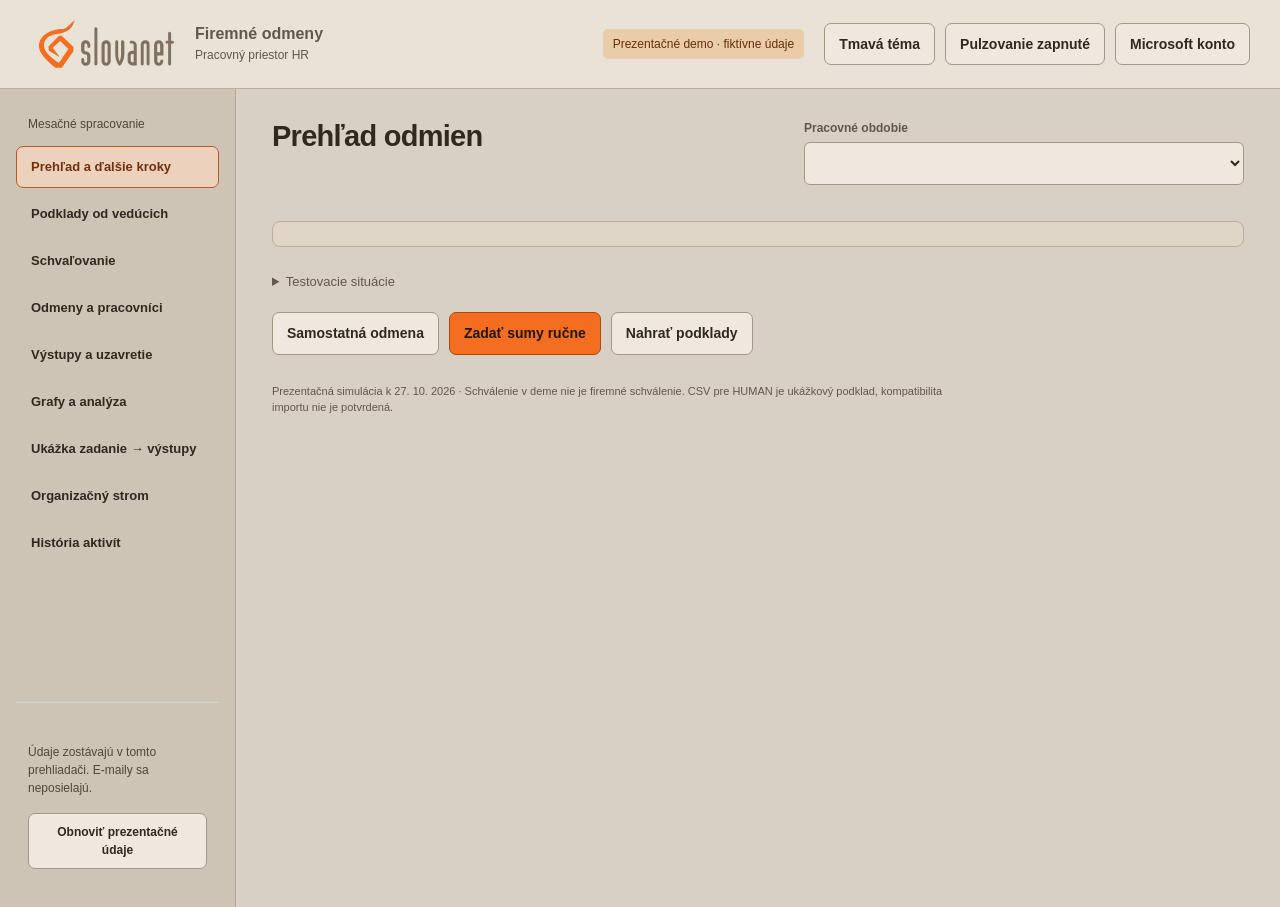
<file: index.html>
<!doctype html><html lang="sk"><meta charset="utf-8"><meta name="viewport" content="width=device-width,initial-scale=1"><meta http-equiv="refresh" content="0;url=work/hr-dashboard-navrh.html"><title>HR Odmeny ? demo</title><p><a href="work/hr-dashboard-navrh.html">Otvori? HR dashboard</a></p></html>
</file>
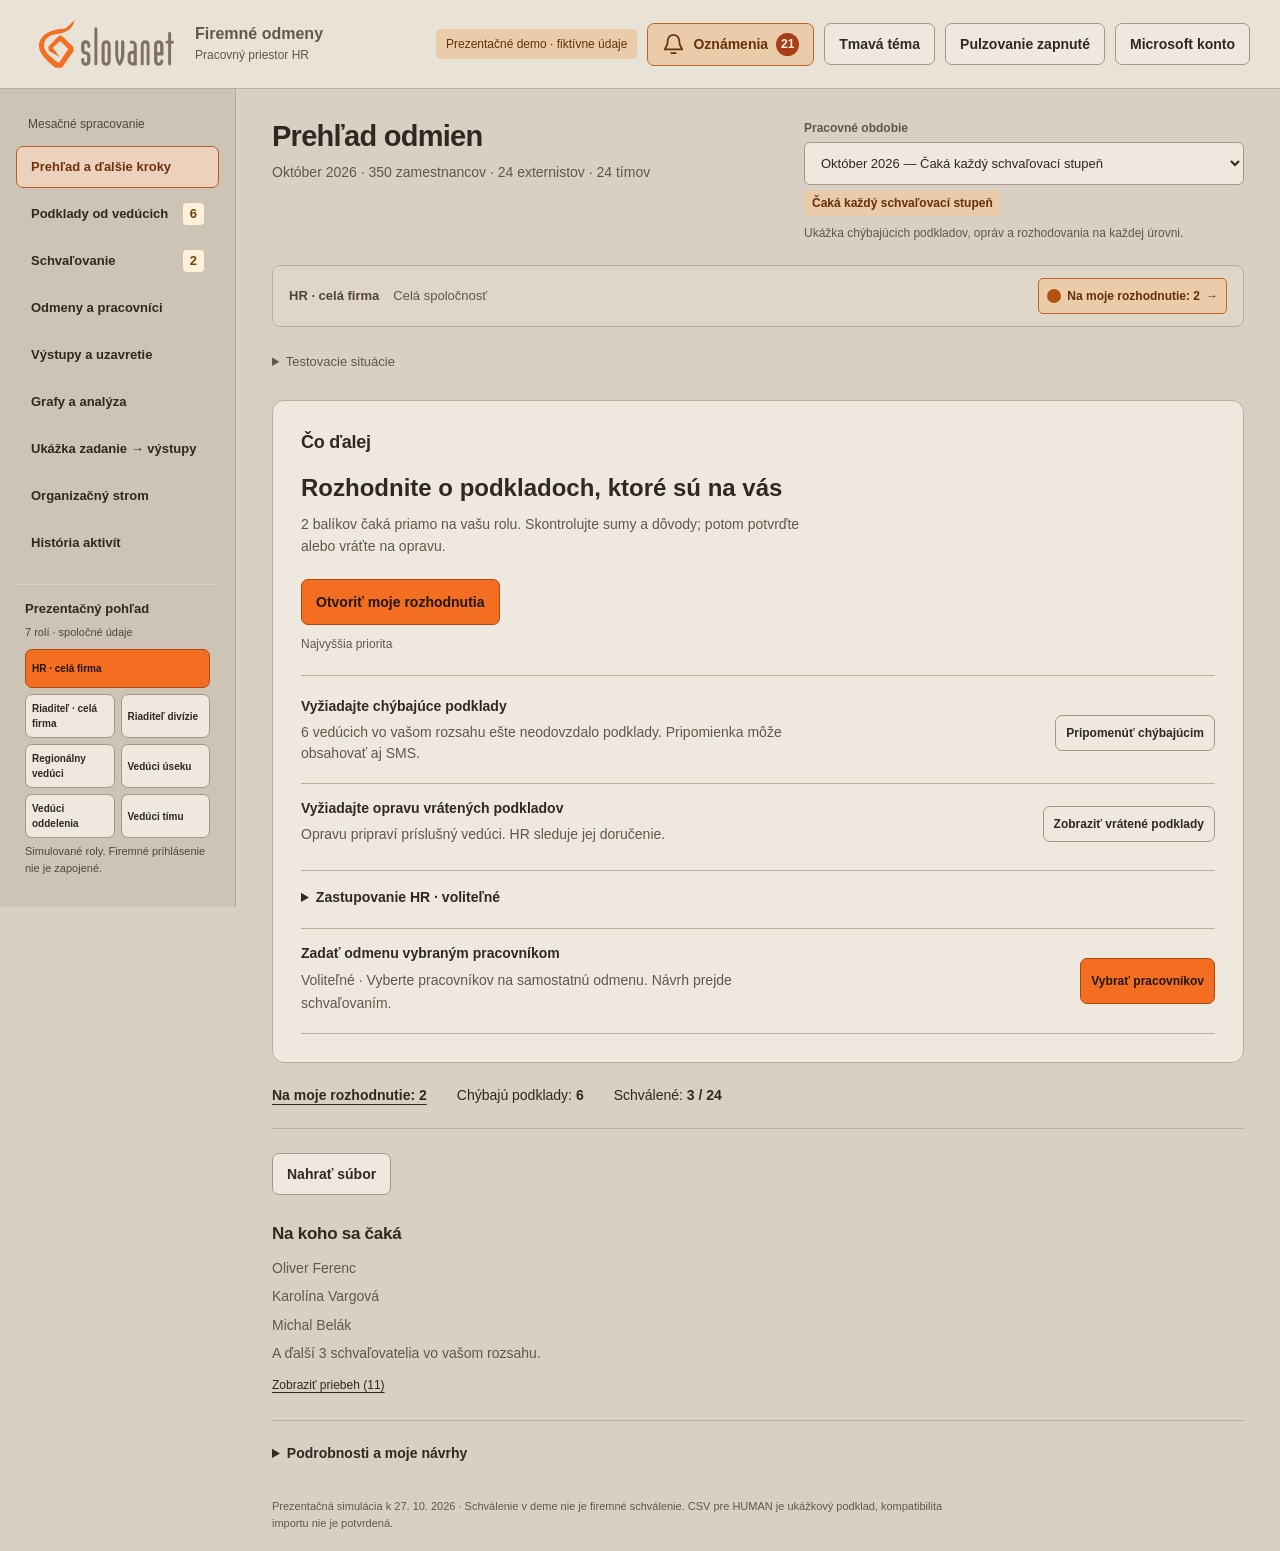
<file: work/hr-dashboard-navrh.html>
<!doctype html>
<html lang="sk"><head><meta charset="utf-8"><meta name="viewport" content="width=device-width,initial-scale=1"><title>Odmeny · Riadenie mesačných podkladov</title><link rel="icon" href="data:,"><link rel="stylesheet" href="dashboard.css"><link rel="stylesheet" href="dashboard-team.css"><link rel="stylesheet" href="dashboard-map.css"><link rel="stylesheet" href="dashboard-enterprise.css"><link rel="stylesheet" href="dashboard-review.css"><link rel="stylesheet" href="dashboard-theme.css"><link rel="stylesheet" href="dashboard-atlas.css?v=grouped-people-2710"><link rel="stylesheet" href="dashboard-slovanet.css?v=transparent-logo-2710"><script src="dashboard-team.js?v=no-self-awards-2710" defer></script><script src="dashboard-map.js?v=no-self-awards-2710" defer></script><script src="enterprise-completed.js" defer></script><script src="dashboard-names.js?v=no-self-awards-2710" defer></script><script src="dashboard-enterprise.js?v=no-self-awards-2710" defer></script><script src="dashboard-review.js?v=approval-all-leader-2710" defer></script><script src="dashboard-analytics.js?v=no-self-awards-2710" defer></script><script src="dashboard-atlas.js?v=no-self-awards-2710" defer></script><script src="dashboard-staff.js" defer></script><script src="dashboard-personal.js?v=approval-all-leader-2710" defer></script><script src="dashboard-reward-parameters.js?v=direct-entry-2710" defer></script><script src="dashboard-small-teams.js?v=slovanet-revizia-ready-2710" defer></script><script src="dashboard-people.js?v=draft-visible-2710" defer></script><script src="dashboard-withdraw.js?v=slovanet-revizia-ready-2710" defer></script><script src="dashboard.js?v=approval-all-leader-2710" defer></script><link rel="stylesheet" href="dashboard-focus.css?v=approval-all-leader-2710"><link rel="stylesheet" href="dashboard-compact.css?v=personal-compact-2710"></head>
<body><a class="skip" href="#main">Preskočiť na obsah</a><header class="top"><a class="brand" href="hr-dashboard-navrh.html"><span class="brand-logo"><img src="assets/slovanet-logo.svg" alt="Slovanet" width="135" height="48"></span><span class="brand-product">Firemné odmeny<small>Pracovný priestor HR</small></span></a><div class="toptools"><span class="demo-label">Prezentačné demo · fiktívne údaje</span><span id="notification-host"></span><button id="theme-toggle" aria-pressed="false">Tmavá téma</button><button id="motion" aria-pressed="true">Pulzovanie zapnuté</button><button data-action="microsoft-info">Microsoft konto</button></div></header>
<div class="shell"><aside id="sidebar" class="sidebar"><div><p class="nav-title">Mesačné spracovanie</p><nav aria-label="Hlavná navigácia"><button data-view="overview" class="selected">Prehľad a ďalšie kroky</button><button data-view="submissions">Podklady od vedúcich <span id="nav-missing"></span></button><button data-view="approvals">Schvaľovanie <span id="nav-pending"></span></button><button data-view="rewards">Odmeny a pracovníci</button><button data-view="exports">Výstupy a uzavretie</button><button data-view="charts">Grafy a analýza</button><button data-view="simulation">Ukážka zadanie → výstupy</button><button data-view="hierarchy">Organizačný strom</button><button data-view="history">História aktivít</button></nav></div><div class="sidebar-bottom"><div id="role-switch"></div><div class="side-note"><strong>Jeden mesiac. Dva výstupy.</strong><p>Úplné podklady → schválenie → uzavretie → HUMAN a externisti.</p><small>Údaje zostávajú v tomto prehliadači. E-maily sa neposielajú.</small><button id="reset">Obnoviť prezentačné údaje</button></div></div></aside>
<main id="main"><section class="pagehead"><div><h1 id="page-title">Prehľad odmien</h1><p id="page-subtitle"></p></div><div class="period-picker"><label for="period">Pracovné obdobie</label><select id="period" aria-describedby="period-description"></select><span id="period-state"></span><p id="period-description" class="period-description" aria-live="polite"></p></div></section><div id="active-role" class="active-role"></div><section class="presentation"><details class="scenario-options"><summary>Testovacie situácie</summary><label for="scenario">Prezentovať situáciu</label><select id="scenario"><option value="2026-10">Október · chýbajú podklady, čaká každý stupeň</option><option value="2026-09">September · všetko schválené, pripraviť výstupy</option><option value="2026-08">August · uzavretý mesiac a archív</option><option value="2026-11">November · nový mesiac, zber podkladov</option><option value="2026-12">December · živá ukážka od zadania po výstupy</option></select></details><div class="entry-shortcuts"><button id="individual-main" data-action="personal-choose">Samostatná odmena</button><button id="manual-main" class="primary">Zadať sumy ručne</button><button id="upload-main">Nahrať podklady</button></div></section><div id="content"></div><footer>Prezentačná simulácia k 27. 10. 2026 · Schválenie v deme nie je firemné schválenie. CSV pre HUMAN je ukážkový podklad, kompatibilita importu nie je potvrdená.</footer></main></div><dialog id="dialog"><div class="dialog-head"><h2 id="dialog-title"></h2><button id="dialog-close" aria-label="Zavrieť dialóg">Zavrieť</button></div><div id="dialog-content"></div></dialog><div id="toast" role="status" aria-live="polite"></div></body></html>
</file>
<file: work/dashboard.css>
:root{font-family:'Segoe UI',sans-serif;color:#23312d;background:#f3f5f2;--green:#175946;--muted:#596760;--edge:#dce3dc}*{box-sizing:border-box}body{margin:0;font-size:14px;line-height:1.5}button,input,select,textarea{font:inherit}button{min-height:42px;padding:9px 14px;border:1px solid #c8d2c9;border-radius:7px;background:#fff;color:#23312d;font-weight:600;cursor:pointer}button:hover{background:#edf3ee}button:disabled{opacity:.5;cursor:not-allowed}button.primary{background:var(--green);border-color:var(--green);color:white}button.primary:hover{background:#104635}button.danger{color:#a32a24}button.small{padding:6px 10px;min-height:36px;font-size:12px}a{color:var(--green)}:focus-visible{outline:3px solid #e89b39;outline-offset:3px}::selection{background:#cde8d8}input,textarea{caret-color:var(--green)}h1,h2,h3,p{margin:0}h1{font-size:29px;line-height:1.2;letter-spacing:-.025em;font-weight:650}h2{font-size:19px;letter-spacing:-.015em}h3{font-size:15px}small{font-size:12px}p{color:var(--muted)}.skip{position:absolute;top:-80px;background:white;padding:12px;z-index:20}.skip:focus{top:0}.top{min-height:82px;background:white;border-bottom:1px solid var(--edge);display:flex;align-items:center;justify-content:space-between;padding:16px 30px;gap:16px}.brand{display:flex;align-items:center;gap:12px;text-decoration:none;font-size:17px;font-weight:650;color:#243d32}.brandmark{font-size:29px;background:#175946;color:#fff;width:44px;height:44px;border-radius:10px;text-align:center}.brand small{display:block;color:var(--muted);font-weight:400;font-size:12px}.toptools{display:flex;align-items:center;gap:10px}.demo-label{font-size:12px;color:#79511d;background:#fff4de;padding:6px 10px;border-radius:5px}.shell{display:grid;grid-template-columns:236px minmax(0,1fr);min-height:calc(100vh - 82px)}.sidebar{background:#edf1eb;border-right:1px solid var(--edge);padding:26px 16px;display:flex;flex-direction:column;justify-content:space-between;gap:50px}.nav-title{font-size:12px;margin:0 12px 13px}nav{display:grid;gap:5px}nav button{text-align:left;border-color:transparent;background:transparent;font-size:13px;display:flex;justify-content:space-between;align-items:center}nav button.selected{background:#fff;border-color:var(--edge);color:var(--green)}nav span:not(:empty){padding:1px 7px;background:#fff0d9;color:#784205;border-radius:4px}.side-note{padding:12px;font-size:13px}.side-note p{margin:9px 0 16px}.side-note small{display:block}.side-note button{margin-top:16px;font-size:12px;background:transparent}main{padding:30px 36px 20px;max-width:1600px;width:100%;min-width:0}.pagehead{display:flex;justify-content:space-between;gap:20px;align-items:center;margin-bottom:23px}.pagehead p{margin-top:8px}.period-picker{display:flex;flex-direction:column;gap:5px;min-width:196px}label{font-size:12px;font-weight:600;color:#4c5d53}select,input,textarea{padding:10px 12px;border:1px solid #bac8bd;border-radius:6px;background:white;color:#23312d;max-width:100%;min-height:43px}.presentation{display:flex;align-items:center;gap:12px;margin-bottom:25px}.presentation select{flex:1;min-width:0}.badge{display:inline-flex;align-items:center;gap:6px;padding:4px 8px;border-radius:5px;font-size:12px;font-weight:600;white-space:nowrap;background:#edf1ee;color:#43564a}.badge.good{background:#e1f0e7;color:#1a5d3d}.badge.warn{background:#fff0d2;color:#794406}.badge.bad{background:#fce4e1;color:#962d27}.beacon{width:9px;height:9px;border-radius:50%;background:#df7520;display:inline-block;flex-shrink:0;animation:beacon 2s ease-in-out infinite}.beacon.red{background:#c73f34}@keyframes beacon{0%,100%{opacity:1;box-shadow:0 0 0 3px #df75202b}50%{opacity:.5;box-shadow:0 0 0 7px #df752008}}body.still .beacon{animation:none}@media(prefers-reduced-motion:reduce){.beacon{animation:none}*{scroll-behavior:auto!important}}.action-banner{display:flex;justify-content:space-between;gap:22px;align-items:center;background:#fff5e3;border:1px solid #e9c482;border-radius:10px;padding:22px 24px;margin-bottom:22px}.action-banner.success{background:#e8f3ec;border-color:#b8d7c2}.action-banner h2{display:flex;gap:12px;align-items:center;font-size:20px}.action-banner p{margin-top:7px;color:#72532d;max-width:78ch}.action-banner.success p{color:#2e6042}.numbers{display:grid;grid-template-columns:repeat(4,1fr);background:white;border:1px solid var(--edge);border-radius:10px;margin-bottom:24px}.stat{padding:20px 24px;border-right:1px solid var(--edge)}.stat:last-child{border:0}.stat span{color:var(--muted);font-size:12px}.stat strong{display:block;font-size:26px;font-weight:600;margin:3px 0;font-variant-numeric:tabular-nums;letter-spacing:-.02em}.stat small{color:var(--muted)}.columns{display:grid;grid-template-columns:1.4fr 1fr;gap:22px;margin-bottom:24px}.panel{background:white;border:1px solid var(--edge);border-radius:10px;padding:22px;min-width:0;margin-bottom:22px}.columns .panel{margin-bottom:0}.sectionhead{display:flex;justify-content:space-between;align-items:center;gap:12px;margin-bottom:17px}.sectionhead p{font-size:12px;margin-top:4px}.steps{list-style:none;padding:0;margin:0}.step{display:grid;grid-template-columns:34px 1fr auto;align-items:center;gap:12px;padding:14px 0;border-bottom:1px solid #e8ece6}.step:last-child{border:0}.step-number{width:29px;height:29px;display:grid;place-items:center;background:#f0f3ed;border-radius:50%;font-weight:600;color:#5a6c5e}.step.current .step-number{background:#fff0d2;color:#794406}.step.done .step-number{background:#dff0e6;color:#1b6540}.step p{font-size:12px;margin-top:3px}.level{display:grid;grid-template-columns:1fr 36px;gap:8px;padding:12px 0;border-bottom:1px solid #e8ece6}.level:last-child{border:0}.level strong{font-size:13px}.level p{font-size:12px}.level-count{font-size:22px;text-align:right;color:#8b4e0a}.table-wrap{overflow:auto}table{width:100%;border-collapse:collapse;white-space:nowrap;font-size:13px}th{text-align:left;color:#617065;font-size:11px;font-weight:600;letter-spacing:.025em;background:#f7f8f5}td,th{padding:12px 13px;border-bottom:1px solid #e5ebe4}td small{display:block;color:var(--muted);margin-top:3px}.money{text-align:right;font-variant-numeric:tabular-nums}tbody tr:last-child td{border-bottom:0}.table-panel{padding:0;overflow:hidden}.table-panel>.sectionhead,.table-panel>.table-tools{padding:20px 22px 0}.table-panel>.sectionhead{margin-bottom:12px}.table-tools{display:flex;gap:10px;align-items:center;flex-wrap:wrap;padding-bottom:15px!important}.table-tools input{min-width:230px}.row-alert{background:#fffbf2}.empty{text-align:center;padding:40px;color:#526657}.bar{display:flex;height:6px;border-radius:4px;overflow:hidden;background:#e9eee7;margin-top:9px}.bar i{background:#33775d}.summaryline{display:flex;justify-content:space-between;gap:16px;font-size:13px;margin:16px 0 4px}.approval-flow{display:flex;align-items:center;gap:6px;margin:15px 0;flex-wrap:wrap}.approval-flow span{padding:6px 10px;font-size:12px;border-radius:5px;background:#f1f3ee}.approval-flow .done{background:#e4f1e9;color:#285b3e}.approval-flow .active{background:#fff0d2;color:#794406;border:1px solid #e8c178}.approval-flow .arrow{padding:0;background:transparent;color:#7a877f}.detail-row{display:flex;justify-content:space-between;gap:12px;margin:12px 0}.muted{color:var(--muted)}.buttonrow{display:flex;gap:10px;align-items:center;flex-wrap:wrap;margin-top:16px}.notice{padding:14px 16px;background:#f2f5ef;border-radius:7px;margin:15px 0;color:#475c4d;font-size:13px}.notice.error{background:#fce9e6;color:#932d25}.notice.good{background:#e5f3e9;color:#275d3b}.export-grid{display:grid;grid-template-columns:1fr 1fr;gap:22px}.export-box{background:white;padding:25px;border:1px solid var(--edge);border-radius:10px}.export-box strong.total{display:block;font-size:29px;margin:18px 0 0;font-variant-numeric:tabular-nums}.export-box h2{font-size:20px}.checklist{padding-left:20px;color:#49604f;line-height:2}.checklist .fail{color:#a13b2e}footer{font-size:11px;color:#56655a;margin-top:28px;max-width:110ch}dialog{border:0;border-radius:12px;padding:26px;width:min(820px,94vw);max-height:90vh;box-shadow:0 20px 70px #14291d38;color:#23312d}dialog::backdrop{background:#182c2566}.dialog-head{display:flex;justify-content:space-between;gap:12px;align-items:center;margin-bottom:20px}.dialog-head h2{font-size:21px}.formgrid{display:grid;grid-template-columns:1fr 1fr;gap:15px;margin:15px 0}.formgrid label{display:flex;flex-direction:column;gap:5px}.full{grid-column:1/-1}.dropzone{border:2px dashed #a9bdb0;padding:22px;border-radius:9px;background:#f7faf6}.dropzone input{width:100%;margin-top:12px;background:white}.dropzone small{display:block;margin-top:8px}.history-item{padding:14px 0;border-bottom:1px solid var(--edge);font-size:13px}.history-item small{display:block;color:var(--muted)}#toast{position:fixed;bottom:24px;right:24px;max-width:440px;background:#163f30;color:white;border-radius:9px;padding:0;z-index:100;box-shadow:0 8px 28px #102d2420}#toast:not(:empty){padding:15px 20px}#toast.error{background:#9d3027}.help-list li{margin:12px 0}body.still #motion{background:#edf2ed}@media(max-width:1150px){.shell{grid-template-columns:198px minmax(0,1fr)}main{padding:25px 22px}.top{padding:16px 20px}.demo-label{display:none}.columns{grid-template-columns:1fr}.stat{padding:16px}.stat strong{font-size:23px}.presentation{flex-wrap:wrap}.presentation label{width:100%}}@media(max-width:760px){.top{padding:14px 16px;flex-wrap:wrap}.toptools{flex-wrap:wrap;width:100%}.toptools button{font-size:12px;flex:1}.shell{display:block}.sidebar{padding:10px 12px;display:block;border-right:0;border-bottom:1px solid var(--edge)}.nav-title,.side-note{display:none}nav{display:flex;overflow:auto;gap:5px}nav button{white-space:nowrap;min-height:44px}.pagehead{align-items:flex-start;flex-direction:column}.period-picker{width:100%}h1{font-size:25px}main{padding:22px 15px}.numbers{grid-template-columns:1fr 1fr}.stat:nth-child(2){border-right:0}.stat:nth-child(-n+2){border-bottom:1px solid var(--edge)}.action-banner{align-items:flex-start;flex-direction:column;padding:19px}.action-banner h2{font-size:18px}.step{grid-template-columns:29px 1fr}.step button{grid-column:2;justify-self:start}.export-grid,.formgrid{grid-template-columns:1fr}.full{grid-column:auto}.presentation select{width:100%;flex:auto}.presentation button{width:100%}.panel{padding:18px}.sectionhead{align-items:flex-start;flex-wrap:wrap}.table-tools input{min-width:0;width:100%}#toast{left:15px;right:15px;bottom:15px}.table-panel{padding:0}}

.action-banner:not(.success){animation:attention 2s ease-in-out infinite}.beacon{width:11px;height:11px}.beacon.red{box-shadow:0 0 0 4px #c73f3425}@keyframes attention{0%,100%{border-color:#d69638;box-shadow:0 3px 15px #cc8c2310}50%{border-color:#f1ad35;box-shadow:0 3px 18px #cc8c2333}}body.still .action-banner{animation:none}@media(prefers-reduced-motion:reduce){.action-banner:not(.success){animation:none}}
</file>
<file: work/dashboard-team.css>
.sidebar{position:sticky;top:0;height:calc(100vh - 82px);overflow:auto;gap:20px}.sidebar-bottom{margin-top:auto}#role-switch{padding:14px 9px;border-top:1px solid #cdd8ce}#role-switch h3{font-size:13px}#role-switch p,#role-switch small{font-size:11px;color:#526358;display:block;margin:5px 0 9px}#role-switch label{display:block;margin-top:10px}#role-switch select{width:100%;font-size:12px;padding:8px}.role-buttons{display:grid;gap:6px}.role-buttons button{display:flex;align-items:center;justify-content:space-between;text-align:left;font-size:12px;padding:8px 10px}.role-buttons button.active{color:#fff;background:#175946;border-color:#175946}.side-note{font-size:12px}.side-note strong,.side-note>p{display:none}.active-role{display:flex;align-items:center;gap:14px;padding:12px 16px;background:#e8f0e9;border:1px solid #cbdccf;border-radius:8px;margin-bottom:17px;font-size:13px}.active-role>span:nth-child(2){color:#4c6253}.active-role>.badge{margin-left:auto}.scope-batch{display:flex;justify-content:space-between;align-items:center;gap:16px;border-bottom:1px solid #e1e8df;padding:18px 0;flex-wrap:wrap}.scope-batch:last-child{border:0}.scope-batch p{font-size:12px;margin-top:4px}.scope-batch .buttonrow{margin:0}.chart-grid{display:grid;grid-template-columns:1fr 1fr;gap:22px}.chart-grid .panel{margin:0}.chart-grid h2+p{font-size:12px;margin:5px 0 18px}.legend{display:flex;gap:16px;align-items:center;flex-wrap:wrap;font-size:12px;margin:14px 0;color:#526358}.legend>span{display:inline-flex;align-items:center;gap:6px}.key{display:inline-block;width:12px;height:12px;border-radius:2px}.approved{background:#33775d}.pending{background:#d89935}.external{background:#5279aa}.problem{background:#bd5b50}.chart-row{margin:17px 0}.chart-label{display:flex;justify-content:space-between;align-items:center;gap:15px;font-size:12px;margin-bottom:7px}.chart-label strong{font-variant-numeric:tabular-nums;white-space:nowrap}.stack{display:flex;overflow:hidden;border-radius:3px;background:#ecf0e9;height:13px;width:100%}.stack i{display:block;height:100%;min-width:0}.chart-row small{display:block;color:#596b5e;margin-top:5px;font-size:11px}.composition{padding:20px 0;border-bottom:1px solid #e2e9df}.composition>strong{font-size:13px}.composition>span{display:block;font-size:25px;margin:8px 0;font-variant-numeric:tabular-nums}.composition small{display:block;margin-top:8px;color:#526358}.chart-grid details{margin-top:20px;font-size:12px}.chart-grid summary{cursor:pointer;color:#175946}.org-tree,.org-tree ul{list-style:none;padding:0;margin:0}.org-tree ul{padding-left:25px;margin-left:18px;border-left:1px solid #c7d6c9}.org-tree li{margin:12px 0;position:relative}.org-node{border:1px solid #dce5da;background:#fff;border-radius:8px;padding:13px 16px}.org-node>summary{cursor:pointer;display:flex;align-items:center;gap:12px;flex-wrap:wrap}.org-node>summary:before{content:'+';font-weight:600;display:inline-block;color:#52725c}.org-node[open]>summary:before{content:'−'}.org-label{flex:1;min-width:150px}.org-label strong{display:block;font-size:13px}.org-label small{display:block;color:#5d6c60;font-size:11px}.org-actions{display:flex;gap:8px;flex-wrap:wrap;margin-top:10px}.org-tree .org-node>div:first-child{display:flex;align-items:center;gap:12px;flex-wrap:wrap}.org-tree .badge{white-space:normal}.org-tree details .org-actions:empty{display:none}.org-tree>li>.org-node{background:#f8faf5}.org-tree .org-node .org-node{background:#fff}.org-tree details:not([open])>.org-actions{display:none}.org-tree summary::marker{content:''}[hidden]{display:none!important}@media(max-width:1150px){.chart-grid{grid-template-columns:1fr}.toptools{flex-wrap:wrap}}@media(max-width:760px){.sidebar{position:static;height:auto;overflow:visible}.sidebar-bottom{margin:10px 0 0}#role-switch{padding:9px 3px;border-top:1px solid #d2ded1}.role-buttons{grid-template-columns:1fr 1fr}.role-buttons button{min-height:44px}#role-switch>p,#role-switch>small{display:none}.active-role{flex-wrap:wrap;gap:6px 12px}.active-role>.badge{margin-left:0}.org-tree ul{padding-left:8px;margin-left:5px}.org-node{padding:12px 9px}.org-label{min-width:0;overflow-wrap:anywhere}.org-node>summary{align-items:flex-start}.org-node .badge{font-size:10px}.scope-batch{align-items:flex-start}.chart-grid{gap:16px}.chart-label{flex-wrap:wrap;gap:4px}.side-note{display:none}}
</file>
<file: work/dashboard-map.css>
.map-panel{background:#fff;border:1px solid #d4dfd4;border-radius:12px;overflow:hidden}.map-heading{padding:20px 22px;display:flex;justify-content:space-between;gap:14px;align-items:center}.map-heading p{font-size:12px;margin-top:4px}.map-toolbar{display:flex;align-items:end;gap:10px;flex-wrap:wrap;padding:13px 18px;background:#f6f8f3;border-top:1px solid #e0e7dc;border-bottom:1px solid #d6e1d2}.map-toolbar>label:first-child{display:grid;gap:3px;min-width:170px;max-width:270px}.map-toolbar select{font-size:12px;max-width:270px}.check-control{display:flex;align-items:center;gap:7px;min-height:42px}.check-control input{min-height:18px;width:18px;height:18px;accent-color:#175946}.map-zoom{display:flex;align-items:center;gap:6px;margin-left:auto}.map-zoom button{font-size:12px}.map-zoom output{min-width:50px;text-align:center;font-variant-numeric:tabular-nums;font-size:12px}.map-workspace{display:grid;grid-template-columns:minmax(0,1fr) 245px;min-height:650px}#map-viewport{position:relative;overflow:hidden;min-width:0;height:650px;background-color:#f3f6f1;background-image:radial-gradient(#bccbbc 1px,transparent 1px);background-size:20px 20px;touch-action:none;cursor:grab;isolation:isolate}#map-viewport.dragging{cursor:grabbing;user-select:none}#map-world{position:absolute;left:0;top:0;transform-origin:0 0;will-change:transform}.map-links{position:absolute;inset:0;overflow:visible;pointer-events:none}.map-edge{fill:none;stroke-width:2;stroke-linejoin:round}.map-edge.own{stroke-width:3}.map-edge.selected{stroke-width:4}.map-node{position:absolute;width:240px;height:128px;text-align:left;display:flex;flex-direction:column;padding:12px 14px;border:1px solid #b9c7b9;border-radius:10px;border-top:4px solid var(--branch);background:white;box-shadow:0 4px 10px #23392d0b;cursor:pointer;white-space:normal;transition:border-color .15s}.map-node:hover{background:#f8fcf7;border-color:var(--branch)}.map-node.mine{background:#f0f9ef;border-color:#84ac8a;border-top-color:var(--branch)}.map-node.on-path{background:#e4f1e6;border-color:#557e61}.map-node.selected{outline:3px solid #1c5c45;outline-offset:3px;box-shadow:0 5px 14px #1a442020}.node-kind{font-size:10px;text-transform:uppercase;letter-spacing:.045em;color:#4f6556}.map-node strong{font-size:14px;line-height:1.3;margin:5px 0 3px;max-height:37px;overflow:hidden}.node-leader{font-size:11px;color:#4c6152;overflow:hidden;text-overflow:ellipsis;white-space:nowrap}.map-node-state{display:flex;align-items:center;gap:6px;margin-top:auto;font-size:10px;font-weight:600;padding-top:6px;color:#506454}.map-node-state i{width:8px;height:8px;border-radius:50%;background:#768a7c;flex-shrink:0}.map-node-state.bad{color:#9e3027}.map-node-state.bad i{background:#ce4d3d}.map-node-state.warn{color:#835009}.map-node-state.warn i{background:#d59124}.map-node-state.good{color:#245b3d}.map-node-state.good i{background:#347e50}.map-hint{position:absolute;bottom:12px;left:12px;padding:7px 10px;border:1px solid #d7e0d3;background:#ffffffec;border-radius:6px;font-size:10px;color:#4d6253;pointer-events:none}#map-inspector{padding:20px 16px;border-left:1px solid #d6e1d2;background:#fcfdf9;overflow:auto;max-height:650px}#map-inspector h3{font-size:12px;color:#526959;margin-bottom:10px}.inspector-name{font-size:18px;line-height:1.25;display:block;overflow-wrap:anywhere}#map-inspector>p{font-size:12px;margin:7px 0 12px}#map-inspector>.badge{white-space:normal;font-size:11px}.inspector-path{margin-top:20px;display:grid;gap:5px}.inspector-path small{color:#566b5c;margin-bottom:5px}.inspector-path button{border:0;background:transparent;text-align:left;min-height:30px;font-size:11px;padding:5px 7px;color:#4c6754;white-space:normal}.inspector-path button.current{background:#e5efe2;color:#174f36}.inspector-buttons{display:grid;gap:8px}.inspector-buttons button{font-size:11px;white-space:normal}.map-legend{display:flex;align-items:center;gap:14px;flex-wrap:wrap;padding:13px 20px;border-top:1px solid #d9e2d6;font-size:11px;color:#526858}.map-legend>span{display:inline-flex;align-items:center;gap:5px}.branch-line{width:22px;height:3px;background:#164e3d}.branch-box{width:15px;height:15px;background:#e6f3e2;border:2px solid #74a57c}.readonly{background:#eff1f6!important;color:#526078!important}.sr-only{position:absolute;width:1px;height:1px;margin:-1px;padding:0;overflow:hidden;clip:rect(0,0,0,0);white-space:nowrap;border:0}.manual-grid{margin-top:20px}.manual-grid-head,.manual-row{display:grid;grid-template-columns:1.1fr 130px 1.5fr;gap:14px;align-items:center}.manual-grid-head{font-size:11px;color:#5b6e60;padding:9px 0;border-bottom:1px solid #dbe5d7}.manual-row{padding:13px 0;border-bottom:1px solid #e1e9dc}.manual-row strong{font-size:13px}.manual-row small{display:block;color:#607565;font-size:11px;margin-top:3px}.manual-row label,.manual-row input,.manual-row textarea{width:100%;min-width:0}.manual-row input{font-size:16px;font-variant-numeric:tabular-nums}.manual-row textarea{font-size:12px}.manual-summary{display:flex;justify-content:space-between;align-items:center;padding:18px 0}.manual-summary strong{font-size:24px;font-variant-numeric:tabular-nums}.notification-bell{display:flex;align-items:center;gap:8px;position:relative}.notification-bell svg{width:23px;height:23px}.notification-bell strong{display:grid;place-items:center;min-width:23px;height:23px;border-radius:50%;background:#e7eee4;color:#345b43;font-size:12px}.notification-bell.has-alerts{background:#fff1d6;border-color:#d78e2b;color:#7c4406;animation:notice-flare 2.3s ease-in-out infinite}.notification-bell.has-alerts strong{background:#ac3828;color:#fff}.notification-list{display:grid;gap:9px;margin:18px 0 24px}.notification-item{display:flex;text-align:left;gap:13px;align-items:center;width:100%;padding:15px;background:#fffaf0;border-color:#e7ce9d}.notification-item.bad{background:#fff3ee;border-color:#e4b7a8}.notification-item>span:nth-child(2){flex:1}.notification-item small{display:block;color:#695c4a;font-weight:400;margin-top:4px;white-space:normal}.notification-dot{width:12px;height:12px;background:#cf7722;border-radius:50%;flex-shrink:0;animation:strong-beacon 2.3s ease-in-out infinite}.notification-item.bad .notification-dot{background:#bb4031}.beacon{width:14px!important;height:14px!important;animation:strong-beacon 2.3s ease-in-out infinite!important}.action-banner:not(.success){border-width:2px;animation:notice-flare 2.3s ease-in-out infinite!important}@keyframes strong-beacon{0%,100%{opacity:1;box-shadow:0 0 0 3px #df8a2838,0 0 12px #dc8e2244}50%{opacity:.72;box-shadow:0 0 0 8px #df8a2820,0 0 20px #dc8e2270}}@keyframes notice-flare{0%,100%{border-color:#c88b32;box-shadow:0 3px 10px #d18a2520}50%{border-color:#eaa426;box-shadow:0 3px 24px #d18a2560;background-color:#fff0ce}}body.still .beacon,body.still .notification-bell,body.still .notification-dot,body.still .action-banner{animation:none!important}@media(prefers-reduced-motion:reduce){.beacon,.notification-bell,.notification-dot,.action-banner{animation:none!important}}@media(max-width:1200px){.map-workspace{grid-template-columns:minmax(0,1fr) 210px}#map-inspector{padding:17px 12px}.map-zoom{margin-left:0}.toptools{gap:7px}.notification-bell>span{display:none}}@media(max-width:760px){.map-workspace{grid-template-columns:1fr}.map-heading{flex-wrap:wrap;padding:17px}.map-toolbar{padding:12px;gap:8px}.map-toolbar>label:first-child{max-width:none;width:100%}.map-toolbar select{max-width:none}.map-zoom{width:100%;justify-content:space-between}.map-zoom button{padding:8px}.map-workspace,#map-viewport{min-height:480px;height:auto}#map-viewport{height:500px}#map-inspector{max-height:none;border-left:0;border-top:1px solid #d6e1d2}.inspector-buttons{grid-template-columns:1fr 1fr}.map-hint{font-size:9px;right:10px;left:10px}.manual-grid-head{display:none}.manual-row{grid-template-columns:1fr 115px}.manual-row>label:last-child{grid-column:1/-1}.manual-row input{font-size:16px}.notification-bell{flex:0!important}.toptools .notification-bell>span{display:none}}

.map-node.mine .map-node-state.bad i,.map-node.mine .map-node-state.warn i{animation:strong-beacon 2.3s ease-in-out infinite}body.still .map-node-state i{animation:none!important}@media(prefers-reduced-motion:reduce){.map-node-state i{animation:none!important}}
</file>
<file: work/dashboard-enterprise.css>
.enterprise-roles{grid-template-columns:1fr 1fr}.enterprise-roles button{font-size:10px;min-height:39px;padding:6px}.enterprise-roles button:first-child{grid-column:1/-1}.decision-link{cursor:pointer;border:1px solid #d8bd88;min-height:36px;margin-left:auto;font-size:12px}.decision-link:hover{background:#ffe6aa!important}.enterprise-map #map-viewport{background-image:none;background-color:#f4f7f3}.enterprise-map.edit-grid #map-viewport{background-image:radial-gradient(#bdcdbc 1px,transparent 1px);background-size:20px 20px}.enterprise-map .map-heading>.buttonrow{margin:0}.enterprise-map .map-toolbar{gap:8px;align-items:end}.enterprise-map .map-toolbar>label{font-size:11px}.enterprise-map .map-toolbar select{font-size:11px;padding:9px 7px}.enterprise-map .map-toolbar button{font-size:11px;padding:9px 10px}.enterprise-map .map-toolbar>label:first-child{max-width:230px;min-width:150px}.enterprise-breadcrumb{display:flex;align-items:center;gap:4px;flex-wrap:wrap;padding:9px 20px;background:#fbfcf8;border-top:1px solid #e1e8de}.enterprise-breadcrumb button{border:0;background:transparent;min-height:29px;padding:4px 7px;font-size:11px;color:#356049}.enterprise-breadcrumb span{color:#9bad9b}.enterprise-node{border-top-width:2px}.enterprise-node strong{font-size:15px}.enterprise-node .node-kind{display:flex;justify-content:space-between;width:100%}.node-drill{font-size:16px;color:#236a49}.enterprise-node .node-leader{font-size:10px;letter-spacing:-.01em}.enterprise-node:hover{border-color:#216347;box-shadow:0 5px 16px #153f2525}.enterprise-map.is-expanded{position:fixed;inset:0;z-index:1100;border-radius:0;display:flex;flex-direction:column;width:100vw;height:100dvh;max-height:100dvh;border:0}.enterprise-map.is-expanded .map-workspace{flex:1;min-height:0}.enterprise-map.is-expanded #map-viewport{height:100%;min-height:0}.enterprise-map.is-expanded #map-inspector{max-height:none;min-height:0}.enterprise-map.is-expanded .map-heading{padding:13px 20px}.enterprise-map.is-expanded .map-heading h2{font-size:19px}.enterprise-map.is-expanded .map-heading p{font-size:11px}.map-expanded{overflow:hidden}.map-expanded #toast{z-index:1400}.map-expanded #dialog{z-index:1500}.enterprise-map.is-expanded .map-legend{padding:9px 18px}.enterprise-map .map-legend small{margin-left:auto;font-size:10px}.recurring-control{display:flex!important;align-items:center;gap:7px;font-weight:400;font-size:11px;color:#4b6554;margin-top:7px;line-height:1.35}.recurring-control input{width:16px!important;height:16px;min-height:16px;accent-color:#175946}.manual-reason-cell label{display:block}.manual-reason-cell .recurring-control{display:flex}.manual-row textarea:disabled{background:#edf3e9;color:#46654c;border-color:#c8d7c2}.manual-summary{position:sticky;bottom:0;background:#fff;border-top:1px solid #d4e0d0;z-index:1}.manual-grid-head{position:sticky;top:0;background:#fff;z-index:1}.pie-grid{margin-bottom:22px}.pie-content{display:flex;align-items:center;gap:20px;margin-top:20px}.pie-content svg{width:190px;height:190px;flex-shrink:0}.pie-values{flex:1;min-width:0}.pie-values>div{display:flex;gap:8px;align-items:center;padding:12px 0;border-bottom:1px solid #e3eadf;font-size:12px}.pie-values i{width:11px;height:11px;border-radius:2px;flex-shrink:0}.pie-values span{flex:1}.pie-values small{display:block;color:#60725f}.pie-values strong{white-space:nowrap;font-variant-numeric:tabular-nums}.workflow-steps{padding:0;list-style:none;display:grid;grid-template-columns:repeat(5,1fr);gap:10px;margin:20px 0}.workflow-steps li{padding:12px;border:1px solid #d9e3d3;background:#f8faf5;border-radius:7px;font-size:12px;display:flex;flex-direction:column;gap:6px}.workflow-steps li>span{width:24px;height:24px;display:grid;place-items:center;border-radius:50%;background:#e6ede0;font-weight:600}.workflow-steps .done{border-color:#bad3bd;color:#2b5e3d;background:#eff6ed}.workflow-steps .current{background:#fff1d6;border-color:#d1a65e}.workflow-log{margin-top:20px;font-size:12px}.workflow-log p{padding:8px 0;border-bottom:1px solid #e4ebdf}.workflow-log small{display:block;color:#6a7c69}.simulation-shortcut{margin-bottom:18px}.manual-search{margin-top:15px;display:block;width:100%}@media(max-width:1100px){.pie-content{flex-direction:column;align-items:stretch}.pie-content svg{align-self:center}.workflow-steps{grid-template-columns:repeat(3,1fr)}}@media(max-width:760px){.enterprise-roles{grid-template-columns:repeat(2,1fr)}.enterprise-map .map-toolbar>label:first-child{max-width:none}.enterprise-map .map-toolbar label{flex:1;min-width:130px}.enterprise-map .map-toolbar .check-control{min-width:110px}.enterprise-map.is-expanded .map-heading{padding:9px 12px}.enterprise-map.is-expanded .map-heading p{display:none}.enterprise-map.is-expanded .map-workspace{display:block;overflow:auto}.enterprise-map.is-expanded #map-viewport{height:calc(100dvh - 290px);min-height:250px}.enterprise-map.is-expanded #map-inspector{max-height:240px;overflow:auto}.enterprise-map.is-expanded .map-legend{display:none}.enterprise-map.is-expanded .map-toolbar{padding:8px}.enterprise-breadcrumb{padding:6px 10px}.decision-link{margin-left:0}.manual-row>.manual-reason-cell{grid-column:1/-1}.workflow-steps{grid-template-columns:1fr 1fr}.pie-content{flex-direction:row;gap:12px}.pie-content svg{width:120px;height:120px}.pie-values>div{font-size:10px;flex-wrap:wrap}.pie-values strong{width:100%;padding-left:18px}.pie-grid h2{font-size:17px}.enterprise-map .map-heading .buttonrow{flex-wrap:wrap}}

.enterprise-map .enterprise-node.mine{background:color-mix(in srgb,var(--branch) 6%,white)}.enterprise-map .enterprise-node.on-path{background:color-mix(in srgb,var(--branch) 12%,white)}.enterprise-node .node-leader{white-space:normal;line-height:1.2;max-height:25px}
</file>
<file: work/dashboard-review.css>
.review-map .map-heading{align-items:center}.review-map .map-heading p{font-size:12px}.review-message{padding:11px 20px;background:#f4f1e9;border-top:1px solid #e3dbc7;font-size:12px;color:#66502b;display:flex;align-items:center;gap:12px;flex-wrap:wrap}.editing-message{background:#e4f2e3;color:#245c35;border-color:#accda9}.editing-active{background:#246f3c!important;color:#fff!important;border-color:#246f3c!important}.review-own-trail{display:flex;align-items:center;gap:10px;flex-wrap:wrap;background:#fff1d0;border-top:1px solid #e4bc6d;border-bottom:1px solid #e4bc6d;padding:10px 18px;color:#714300;font-size:11px}.review-own-trail>strong{font-size:10px;letter-spacing:.05em;color:#754200;white-space:nowrap}.review-own-trail select{font-size:11px;padding:6px 8px;min-height:32px;max-width:175px;border-color:#d2ac61;background:#fffaf0}.review-own-trail>span{flex:1;min-width:240px;line-height:1.5;font-weight:600}.review-map .map-toolbar{gap:8px}.review-map .map-toolbar label{display:grid;gap:3px;min-width:110px;max-width:225px}.review-map .map-toolbar select,.review-map .map-toolbar input{font-size:11px;min-height:39px;padding:8px;max-width:100%}.review-map .map-toolbar input{width:170px}.review-map .map-zoom{margin-left:auto}.review-map .map-workspace{grid-template-columns:minmax(0,1fr) 280px}.review-map #map-viewport{background:#f3f6f1;background-image:none}.review-map.edit-grid #map-viewport{background-image:none!important}.review-map .review-node{border-top:2px solid var(--branch);background:white;box-shadow:none}.review-map .review-node:hover{border-color:#215b43;background:#f0f6ed}.review-map .review-node .node-kind{font-size:10px}.review-map .review-node strong{font-size:14px;line-height:1.2}.review-map .person-node{padding:6px 10px;min-height:0;border-top-width:1px;border-radius:6px;overflow:hidden}.review-map .person-node .node-kind{font-size:8px;line-height:10px}.review-map .person-node strong{font-size:12px;line-height:15px;margin:2px 0;white-space:nowrap;text-overflow:ellipsis;overflow:hidden;display:block;width:100%}.review-map .person-node .map-node-state{font-size:8px;line-height:10px;padding-top:0;margin-top:0;white-space:nowrap}.review-map .person-node .map-node-state i{width:5px;height:5px}.review-map .review-node.my-people{background:#fff9e9;border-color:#d9b473}.review-map .review-node.route-node{background:#ffe8b0;border-color:#ab5900;border-top-color:#ab5900}.review-map .review-node.route-node .node-kind{color:#884600;font-weight:750;letter-spacing:.025em}.review-map .review-node.selected{outline-color:#1c6348}.review-map .map-edge{stroke-width:1.4;opacity:.55}.review-map .person-link{stroke-width:1;opacity:.22}.review-map .my-route-edge{stroke:#b96100!important;stroke-width:4;opacity:1;vector-effect:non-scaling-stroke;stroke-linecap:round}.review-map .route-underlay{fill:none;stroke:#fff8df;stroke-width:7;vector-effect:non-scaling-stroke;stroke-linejoin:round}.review-map .my-route-outline{fill:none;stroke:#bd6800;stroke-width:2.4;vector-effect:non-scaling-stroke;pointer-events:none}.review-map .own-route-legend{font-weight:700;color:#885000;background:#fff0cb;padding:4px 8px;border-radius:4px}.review-map #map-inspector{max-width:280px;max-height:650px;padding:17px 14px}.review-map.is-expanded #map-inspector{max-height:none}.editor-box{margin-top:20px;border-top:1px solid #cbdcc3;padding-top:18px;display:grid;gap:11px}.editor-box>p{font-size:11px}.editor-box>h3{margin:4px 0!important;font-size:12px!important;color:#315e38!important}.editor-box>label{display:grid;gap:5px;font-size:11px}.editor-box select{max-width:100%;font-size:11px;width:100%;padding:8px}.editor-box>button{font-size:12px;width:100%}.draft-list{display:grid;gap:9px;max-height:230px;overflow:auto}.draft-card{border:1px solid #c7ad72;border-radius:7px;padding:11px;background:#fff5da;cursor:grab}.draft-card strong{font-size:12px;display:block}.draft-card small{font-size:10px;color:#725b2c;display:block;margin:4px 0 8px}.draft-card button{font-size:10px;min-height:28px;padding:4px 7px}.drop-target-list{display:grid;gap:6px;max-height:230px;overflow:auto;padding:2px}.drop-team{padding:9px 10px;border:1px dashed #9db896;border-radius:6px;background:#f1f7ee;font-size:11px}.drop-team strong{display:block}.drop-team small{font-size:9px;color:#587051;display:block;margin-top:3px}.org-draggable[draggable=true]{cursor:grab!important}.org-draggable[draggable=true]:active{cursor:grabbing!important}.review-map .drop-valid{border:2px solid #318750!important;background:#e2f5e0!important}.review-map .drop-invalid{opacity:.32}.review-map .drop-hover{outline:4px solid #278546!important;outline-offset:3px;background:#c9efc7!important}.review-map.drag-in-progress .map-hint{background:#dcf3d8;border-color:#7ca371;color:#28552b;font-weight:600}.review-map .map-links{pointer-events:none}.review-map.is-expanded .review-own-trail{padding:7px 16px}.review-map.is-expanded .map-workspace{min-height:0}.review-map.is-expanded #map-viewport{height:100%;min-height:0}.review-map .map-node-state i{animation:none!important}.review-map .map-legend{gap:10px;font-size:10px}.review-map #map-world{will-change:transform}@media(max-width:1150px){.review-map .map-workspace{grid-template-columns:minmax(0,1fr) 230px}.review-map #map-inspector{max-width:230px}.review-map .map-toolbar label{max-width:210px}.review-map .map-zoom{margin-left:0}}@media(max-width:760px){.review-map .map-workspace{grid-template-columns:1fr}.review-map #map-inspector{max-width:none;max-height:none}.review-map .map-toolbar label{max-width:none;min-width:0;flex:1 1 130px}.review-map .map-toolbar input{width:100%}.review-map .map-toolbar .map-zoom{width:100%}.review-own-trail>span{min-width:200px;font-size:10px}.review-own-trail{padding:10px 12px}.review-map.is-expanded #map-viewport{height:calc(100dvh - 340px);min-height:250px}.review-map.is-expanded #map-inspector{max-height:300px}.review-map .map-heading p{font-size:11px}.review-map .review-message{padding:10px 12px}.drop-target-list{grid-template-columns:1fr 1fr;max-height:260px}.editor-box>h3{margin-top:10px!important}.editor-box .inspector-buttons{grid-template-columns:1fr 1fr}.review-map .map-heading .buttonrow{gap:7px}}

.review-map .drop-before{border-top:6px solid #17663b!important}.review-map .drop-after{border-bottom:6px solid #17663b!important}.reminder-sms{display:flex;align-items:center;gap:9px;margin:16px 0;font-weight:600}.reminder-sms input{width:19px;height:19px;accent-color:#256b47}
.map-readable-card{position:absolute;bottom:48px;left:14px;z-index:12;max-width:min(330px,calc(100% - 28px));padding:12px 15px;background:#edf2e7;border:1px solid #607e68;border-radius:8px;color:#20372b;pointer-events:none;box-shadow:0 5px 18px #10271d26;font-size:13px}.map-readable-card strong{display:block;font-size:15px}.map-readable-card span,.map-readable-card small{display:block;margin-top:4px;line-height:1.4}.review-map .map-edge{stroke-linecap:round}.review-map .node-leader{max-height:none;white-space:normal;flex-shrink:0}
[data-theme=dark] .map-readable-card{background:#263d30;border-color:#9bbc9c;color:#f1faef}
</file>
<file: work/dashboard-theme.css>
:root{color-scheme:light}.personal-picker{display:grid;gap:4px;max-height:380px;overflow:auto;margin:16px 0}.personal-option{display:flex;align-items:center;gap:12px;padding:10px;border:1px solid var(--edge);border-radius:6px;cursor:pointer}.personal-option[hidden]{display:none}.personal-option input{width:19px;min-height:19px;accent-color:var(--green)}.personal-option small{display:block;color:var(--muted)}.personal-form-rows{display:grid;gap:18px}.personal-entry{padding:16px 0;border-bottom:1px solid var(--edge)}.personal-entry>label:not(.recurring-control){display:grid;gap:5px;margin:12px 0}.personal-entry>p{font-size:12px}.personal-entry input{max-width:260px}.personal-entry textarea{width:100%}
:root[data-theme=dark]{color-scheme:dark;background:#111b19;color:#e5eee8;--green:#79cda9;--muted:#bac9c0;--edge:#3c5048}
[data-theme=dark] body{background:#111b19;color:#e5eee8}
[data-theme=dark] :is(.top,.panel,.numbers,.export-box,dialog,.map-panel,.map-toolbar,.map-legend,.map-heading,#map-inspector){background:#1b2924;color:#e5eee8;border-color:var(--edge)}
[data-theme=dark] :is(button,input,select,textarea){background:#23372f;color:#edf5ef;border-color:#5b7468}
[data-theme=dark] button:hover{background:#324c40}
[data-theme=dark] button.primary{background:#2c7456;color:#fff;border-color:#47916f}
[data-theme=dark] button.primary:hover{background:#358365}
[data-theme=dark] :is(.brand,label,th,.checklist,footer,.muted,.node-leader,.inspector-path small){color:#bacfc1}
[data-theme=dark] :is(p,small,.stat span,.stat small,td small){color:var(--muted)}
[data-theme=dark] :is(.sidebar,.active-role,.presentation,.table-tools,th,.notice,.dropzone,.approval-flow span,.step-number){background:#1b2d25;color:#c6dbce;border-color:var(--edge)}
[data-theme=dark] :is(nav button.selected,.role-buttons button.active){background:#315c46;color:#f3fff6;border-color:#6da986}
[data-theme=dark] :is(.review-map #map-viewport,.review-map.edit-grid #map-viewport){background:#12231b!important;background-image:none!important}
[data-theme=dark] .review-map .review-node{background:#24392e;color:#edf4ee;border-color:#628774;border-top-color:var(--branch)}
[data-theme=dark] .review-map .review-node:hover{background:#344f3f}
[data-theme=dark] .review-map .review-node.my-people{background:#3a3522;border-color:#9c8654}
[data-theme=dark] .review-map .review-node.route-node{background:#60431a;border-color:#e6b85c;color:#fff2d2}
[data-theme=dark] .review-map .review-node.route-node .node-kind{color:#ffdf9a}
[data-theme=dark] :is(.review-own-trail,.review-message,.demo-label,.badge.warn,.decision-link.warn,.approval-flow .active,.action-banner){background:#49391f;color:#ffe0a1;border-color:#9c7942}
[data-theme=dark] :is(.review-own-trail select,.review-own-trail>strong,.review-own-trail>span,.action-banner p,.level-count){color:#ffe0a1}
[data-theme=dark] :is(.badge.bad,.notice.error){background:#572d2b;color:#ffcdc4}
[data-theme=dark] :is(.badge.good,.notice.good,.action-banner.success,.approval-flow .done,.editing-message,.drop-team){background:#234c35;color:#c4eed1;border-color:#5d896b}
[data-theme=dark] :is(.badge,.map-hint,.review-map .own-route-legend){background:#2a4134;color:#d0e3d4;border-color:var(--edge)}
[data-theme=dark] :is(.row-alert,.draft-card){background:#3d3622;color:#ffe0a1}
[data-theme=dark] :is(.bar,.track){background:#314b3b}
[data-theme=dark] :is(.personal-entry,.level,.step,td,th){border-color:var(--edge)}
[data-theme=dark] :is(.pie-values strong,.pie-card h2,.editor-box>h3){color:#d5eadc!important}
[data-theme=dark] .notification-bell{background:#49391f;color:#ffe0a1;border-color:#a98447}
[data-theme=dark] ::selection{background:#456d54;color:white}
[data-theme=dark] :is(input,textarea){caret-color:#c4eed1}
[data-theme=dark] input::placeholder,[data-theme=dark] textarea::placeholder{color:#b4c5b9}
@media(max-width:760px){.personal-picker{max-height:45vh}#individual-main{width:100%}}
[data-theme=dark] .badge.warn{background:#49391f;color:#ffe0a1}
[data-theme=dark] .badge.bad{background:#572d2b;color:#ffcdc4}
[data-theme=dark] .badge.good{background:#234c35;color:#c4eed1}
[data-theme=dark] :is(.active-role>span,.role-switch small,.sidebar small,.review-map #map-inspector h3,.role-switch p,.node-kind){color:#bacfc1}
[data-theme=dark] .map-node-state.bad{color:#ffbbae}
[data-theme=dark] .map-node-state.warn{color:#ffda8d}
[data-theme=dark] .map-node-state.good{color:#a7e6bd}
[data-theme=dark] .review-map .person-node .node-kind{color:#d1d9c0}

/* Keep alert surfaces stable throughout the pulse in either theme. */
@keyframes notice-flare{0%,100%{border-color:#b7833d;box-shadow:0 3px 10px #bd84251f}50%{border-color:#e4a84a;box-shadow:0 3px 23px #bd84255c}}
:root:not([data-theme=dark]){background:#dce3dc;--edge:#bbc8bc;--muted:#4e6155;--green:#175946}
:root:not([data-theme=dark]) body{background:#dce3dc;color:#20372b}
:root:not([data-theme=dark]) :is(.top,.panel,.numbers,.export-box,dialog,.map-panel,.map-heading,#map-inspector){background:#eaf0e7;border-color:var(--edge)}
:root:not([data-theme=dark]) :is(button,input,select,textarea){background:#f0f3eb;border-color:#aabcae;color:#20372b}
:root:not([data-theme=dark]) button.primary{background:#175946;color:#fff;border-color:#175946}
:root:not([data-theme=dark]) button.primary:hover{background:#104635}
:root:not([data-theme=dark]) .sidebar{background:#d0dbd0}
:root:not([data-theme=dark]) :is(.map-toolbar,.map-legend,th,.manual-grid-head,.manual-summary,.table-tools){background:#dfe8dc;color:#38503f}
:root:not([data-theme=dark]) :is(.active-role,.notice,.dropzone,.step-number,.workflow-steps li){background:#dce7d9}
:root:not([data-theme=dark]) nav button{background:transparent;border-color:transparent}
:root:not([data-theme=dark]) nav button.selected{background:#edf2e8;border-color:#a7bba9}
:root:not([data-theme=dark]) .review-map #map-viewport{background:#d8e3d6;background-image:none}
:root:not([data-theme=dark]) .review-map .review-node{background:#eaf1e6}
:root:not([data-theme=dark]) .review-map .review-node.my-people{background:#eee9cf}
:root:not([data-theme=dark]) .review-map .review-node.route-node{background:#ead39e}
:root:not([data-theme=dark]) :is(.review-own-trail,.review-message,.demo-label,.action-banner:not(.success)){background:#ede1bf;color:#654212}
:root:not([data-theme=dark]) :is(.badge.warn,.approval-flow .active,.notification-item,.notification-bell.has-alerts){background:#ecddb6;color:#654212}
:root:not([data-theme=dark]) :is(.badge.bad,.notice.error,.notification-item.bad){background:#ebd3ca;color:#7e2821}
:root:not([data-theme=dark]) :is(.badge.good,.notice.good,.action-banner.success,.workflow-steps .done){background:#d2e4d1;color:#245435}
:root:not([data-theme=dark]) .notification-bell.has-alerts strong{background:#9e3329;color:white}
:root:not([data-theme=dark]) .notice.readonly{background:#dbe1e8!important;color:#3d4f66!important}
:root:not([data-theme=dark]) :is(.action-banner p,.review-own-trail>strong,.notification-item small){color:#614b2b}
[data-theme=dark] :is(.notification-item,.notification-item.bad){background:#332e23;color:#ffe3ac;border-color:#9c7942}
[data-theme=dark] .notification-item.bad{background:#442c29;border-color:#ab6c60;color:#ffcdc4}
[data-theme=dark] :is(.notification-item small,.notification-item.bad small){color:#e1cdb5}
[data-theme=dark] :is(.manual-grid-head,.manual-summary,.workflow-steps li,.workflow-steps li>span,.stack){background:#263b30;color:#d2e3d7;border-color:var(--edge)}
[data-theme=dark] .workflow-steps .done{background:#244c36;color:#c4eed1;border-color:#5d896b}
[data-theme=dark] .workflow-steps .current{background:#49391f;color:#ffe0a1;border-color:#9c7942}
[data-theme=dark] :is(.manual-row textarea:disabled,.readonly){background:#263b30!important;color:#c6dace!important;border-color:#5b7468}
[data-theme=dark] :is(.recurring-control,.manual-grid-head,.chart-row small,.composition small,.chart-grid summary,.legend,#role-switch p,#role-switch small){color:#bacfc1}
[data-theme=dark] .decision-link:hover{background:#654b22!important;color:#ffedc8}
[data-theme=dark] .review-map .review-node.selected{outline-color:#a9e3bd}
[data-theme=dark] :is(.review-map .drop-valid,.review-map .drop-hover){background:#28553b!important;color:#e8ffef}
[data-theme=dark] body.still #motion{background:#294533;color:#d2ead9}
[data-theme=dark] .beacon{background:#ffc15f}
[data-theme=dark] .beacon.red{background:#ff8f7e}
[data-theme=dark] .notification-dot{background:#ffc15f}
[data-theme=dark] .notification-item.bad .notification-dot{background:#ff8f7e}
.next-steps{margin-bottom:22px}.next-steps h2{margin-bottom:6px}.next-steps>p{font-size:12px;margin-bottom:10px}.next-steps .step strong{font-size:13px}
:root:not([data-theme=dark]) .role-buttons button.active{background:#175946;color:#fff;border-color:#175946}
.direct-reports-list{max-height:360px;overflow:auto;padding-right:5px}.direct-reports-list .scope-batch:first-child{padding-top:4px}.direct-reports-list .scope-batch:last-child{padding-bottom:4px}
</file>
<file: work/dashboard-atlas.css>
﻿.atlas-map .review-node:not(.person-node){display:flex;flex-direction:column;align-items:flex-start;justify-content:center;gap:4px;padding:12px 16px;border-radius:10px;border-top-width:2px;text-align:left}
.atlas-map .review-node:not(.person-node) strong{margin:0;font-size:16px;line-height:20px;max-height:40px;width:100%;overflow:hidden}
.atlas-map .review-node .node-kind{font-size:10px;line-height:12px;letter-spacing:.02em}
.atlas-map .review-node .node-leader{font-size:13px;line-height:16px;white-space:nowrap;text-overflow:ellipsis;overflow:hidden;width:100%}
.atlas-map .review-node .map-node-state{font-size:11px;line-height:14px;padding:0;margin-top:2px;white-space:nowrap}
.atlas-map .person-node{border-radius:8px;padding:8px 10px;display:flex;flex-direction:column;justify-content:center;gap:3px;text-align:left}
.atlas-map .person-node strong{font-size:13px;line-height:17px;margin:0}
.atlas-map .person-node .node-kind,.atlas-map .person-node .map-node-state{font-size:10px;line-height:12px}
.atlas-map .person-node{padding:6px 8px;gap:2px}
.atlas-map .person-node strong{flex-shrink:0;line-height:16px;max-height:32px;width:100%;overflow:hidden;padding-right:4px}
.atlas-map .person-node .node-position{display:none}
.atlas-map .person-node .map-node-state{position:absolute;right:6px;top:7px;width:7px;height:7px;font-size:0;line-height:0;margin:0;padding:0;overflow:hidden}
.atlas-map .person-node .map-node-state i{display:block;width:7px;height:7px;margin:0}
.analytics-scope{display:flex;align-items:center;justify-content:space-between;gap:16px;flex-wrap:wrap}.analytics-scope p{margin-top:5px;font-size:12px}.analytics-scope .recurring-control{font-size:13px;font-weight:600}.analytics-scope input{width:19px!important;height:19px;min-height:19px}
</file>
<file: work/dashboard-slovanet.css>
.brand-logo{display:grid;place-items:center;padding:4px 9px;background:transparent;border-radius:7px;flex-shrink:0}.brand-logo img{display:block;width:135px;height:48px;object-fit:contain}.brand-product{font-size:16px;line-height:1.3}.brand-product small{margin-top:3px}
:root[data-theme=dark]{--green:#ffac79;--muted:#d0c2b2;--edge:#62564a;background:#191817;color:#f4efe8}
:root[data-theme=dark] body{background:#191817;color:#f4efe8}
:root[data-theme=dark] :is(.top,.panel,.numbers,.export-box,dialog,.map-panel,.map-toolbar,.map-legend,.map-heading,#map-inspector){background:#302c27;color:#f4efe8;border-color:var(--edge)}
:root[data-theme=dark] .top{background:#25221f}
:root[data-theme=dark] .sidebar{background:#282520;border-color:var(--edge)}
:root[data-theme=dark] :is(button,input,select,textarea){background:#3b352e;color:#f8f0e6;border-color:#86725e}
:root[data-theme=dark] button:hover{background:#504236}
:root[data-theme=dark] button.primary,:root[data-theme=dark] .role-buttons button.active{background:#f36e21;color:#21170f;border-color:#ff995c}
:root[data-theme=dark] button.primary:hover{background:#ff8c46;color:#21170f}
:root[data-theme=dark] nav button{background:transparent;border-color:transparent}
:root[data-theme=dark] nav button.selected{background:#57341f;color:#ffe5d2;border-color:#f36e21}
:root[data-theme=dark] :is(.active-role,.presentation,.table-tools,th,.notice,.dropzone,.step-number,.manual-grid-head,.manual-summary){background:#38322b;color:#e5d5c2;border-color:var(--edge)}
:root[data-theme=dark] :is(.brand,label,th,.checklist,footer,.muted,.node-leader,.inspector-path small,.active-role>span,.sidebar small,#role-switch p,#role-switch small,.review-map #map-inspector h3){color:#d0c2b2}
:root[data-theme=dark] :is(p,small,.stat span,.stat small,td small,.recurring-control,.legend,.composition small,.chart-row small,.chart-grid summary){color:#d0c2b2}
:root[data-theme=dark] :is(.badge,.map-hint){background:#463b30;color:#eddfce;border-color:#7c6954}
:root[data-theme=dark] :is(.badge.warn,.decision-link.warn,.approval-flow .active,.review-own-trail,.review-message,.demo-label,.notification-bell.has-alerts,.action-banner:not(.success)){background:#593820;color:#ffe0c4;border-color:#dd7839}
:root[data-theme=dark] :is(.review-own-trail select,.review-own-trail>strong,.review-own-trail>span,.action-banner:not(.success) p,.level-count){color:#ffe0c4}
:root[data-theme=dark] .decision-link:hover{background:#754424!important;color:#fff0e0}
:root[data-theme=dark] :is(.badge.bad,.notice.error,.notification-item.bad){background:#592f2c;color:#ffd4cb;border-color:#b66f61}
:root[data-theme=dark] :is(.badge.good,.notice.good,.action-banner.success,.approval-flow .done,.editing-message,.workflow-steps .done,.drop-team){background:#2c432a;color:#d5efcd;border-color:#6f9868}
:root[data-theme=dark] .action-banner.success p{color:#d5efcd}
:root[data-theme=dark] :is(.notification-item,.workflow-steps .current){background:#4f3625;color:#ffe1c7;border-color:#c98049}
:root[data-theme=dark] :is(.notification-item small,.notification-item.bad small){color:#e8cdb8}
:root[data-theme=dark] :is(.workflow-steps li,.workflow-steps li>span,.stack){background:#41372d;color:#eddfce;border-color:#7c6954}
:root[data-theme=dark] .notification-bell:not(.has-alerts){background:#3b352e;color:#e5d5c2;border-color:#86725e}
:root[data-theme=dark] .notification-bell strong{background:#574839;color:#f8e8d8}
:root[data-theme=dark] .notification-bell.has-alerts strong{background:#e99257;color:#261b12}
:root[data-theme=dark] .beacon,:root[data-theme=dark] .notification-dot{background:#ffb17c}
:root[data-theme=dark] .beacon.red,:root[data-theme=dark] .notification-item.bad .notification-dot{background:#ff9b89}
:root[data-theme=dark] .step.current .step-number{background:#f36e21;color:#21170f}
:root[data-theme=dark] :is(.approved,.key.approved){background:#50b848}
:root[data-theme=dark] :is(.external,.key.external){background:#c2ad96}
:root[data-theme=dark] :is(.pending,.key.pending){background:#f36e21}
:root[data-theme=dark] .problem{background:#e18473}
:root[data-theme=dark] :is(input,textarea){caret-color:#ffac79}
:root[data-theme=dark] input[type=checkbox]{accent-color:#f36e21}
:root[data-theme=dark] :is(.manual-row textarea:disabled,.readonly){background:#3c342d!important;color:#e1ceba!important;border-color:#86725e}
:root[data-theme=dark] ::selection{background:#88502a;color:#fff2e6}
:root[data-theme=dark] :is(.review-map #map-viewport,.review-map.edit-grid #map-viewport){background:#211e1a!important;background-image:none!important}
:root[data-theme=dark] .review-map .review-node{background:#38322b;color:#fff0df;border-color:#9a8067;border-top-color:var(--branch)}
:root[data-theme=dark] .review-map .review-node:hover{background:#4b3b2e}
:root[data-theme=dark] .review-map .review-node.my-people{background:#453322;border-color:#bc8856}
:root[data-theme=dark] .review-map .review-node.route-node{background:#694122;border-color:#f36e21;border-top-color:#ffab72}
:root[data-theme=dark] .review-map .review-node.route-node .node-kind{color:#ffdebf}
:root[data-theme=dark] .review-map .review-node.selected{outline-color:#ffe2b9}
:root[data-theme=dark] .review-map .my-route-edge{stroke:#ff9b5b!important}
:root[data-theme=dark] .review-map .route-underlay{stroke:#432c1b}
:root[data-theme=dark] .review-map .my-route-outline{stroke:#ff9b5b}
:root[data-theme=dark] .review-map .own-route-legend{background:#54361f;color:#ffe3c8}
:root[data-theme=dark] .atlas-group{fill:color-mix(in srgb,var(--atlas-branch) 5%,#28231e);stroke:color-mix(in srgb,var(--atlas-branch) 55%,#b6a18c)}
:root[data-theme=dark] .atlas-group-division{fill:color-mix(in srgb,var(--atlas-branch) 9%,#28231e)}
:root[data-theme=dark] .atlas-group-team{fill:#342c24;stroke:#a3896d}
:root[data-theme=dark] .map-readable-card{background:#443329;color:#fff0df;border-color:#f36e21}
:root[data-theme=dark] body.still #motion{background:#4a3b2d;color:#fff0df}
:root[data-theme=dark] #toast{background:#624027;color:#fff0df}
@media(max-width:760px){.brand-logo img{width:110px;height:39px}.brand-product{font-size:15px}.brand{gap:10px}.brand-product small{font-size:11px}}
/* Slovanet daylight: muted sandstone surfaces rather than white panels. */
:root:not([data-theme=dark]){--green:#a6400b;--muted:#62574d;--edge:#bbae9f;background:#d8d0c5;color:#302920}
:root:not([data-theme=dark]) body{background:#d8d0c5;color:#302920}
:root:not([data-theme=dark]) :is(.top,.panel,.numbers,.export-box,dialog,.map-panel,.map-heading,#map-inspector){background:#e9e2d7;color:#302920;border-color:var(--edge)}
:root:not([data-theme=dark]) .top{background:#e2dace}
:root:not([data-theme=dark]) .sidebar{background:#cec4b6;border-color:#b5a797}
:root:not([data-theme=dark]) :is(button,input,select,textarea){background:#eee8de;color:#302920;border-color:#a59786}
:root:not([data-theme=dark]) button:hover{background:#dfd1c1}
:root:not([data-theme=dark]) :is(button.primary,.role-buttons button.active){background:#f36e21;color:#21170f;border-color:#ac490d}
:root:not([data-theme=dark]) button.primary:hover{background:#e85e13;color:#21170f}
:root:not([data-theme=dark]) nav button{background:transparent;border-color:transparent}
:root:not([data-theme=dark]) nav button.selected{background:#ecd2bd;color:#73300d;border-color:#b65b24}
:root:not([data-theme=dark]) :is(.map-toolbar,.map-legend,.table-tools,th,.manual-grid-head,.manual-summary){background:#ddd4c7;color:#514438;border-color:var(--edge)}
:root:not([data-theme=dark]) :is(.active-role,.presentation,.notice,.dropzone,.step-number,.workflow-steps li){background:#e0d6c8;color:#514438;border-color:var(--edge)}
:root:not([data-theme=dark]) :is(.brand,label,th,.checklist,footer,.muted,.node-leader,.inspector-path small,.active-role>span,.sidebar small,#role-switch p,#role-switch small,.review-map #map-inspector h3,p,small,.stat span,.stat small,td small,.recurring-control,.legend,.composition small,.chart-row small,.chart-grid summary){color:#62574d}
:root:not([data-theme=dark]) :is(.badge,.map-hint,.workflow-steps li>span){background:#dcd0c1;color:#514438;border-color:#ad9d8b}
:root:not([data-theme=dark]) :is(.badge.warn,.decision-link.warn,.approval-flow .active,.review-own-trail,.review-message,.demo-label,.notification-bell.has-alerts,.action-banner:not(.success),.notification-item,.workflow-steps .current){background:#eaccaa;color:#65300b;border-color:#bd652a}
:root:not([data-theme=dark]) :is(.review-own-trail>strong,.review-own-trail>span,.review-own-trail select,.action-banner:not(.success) p,.notification-item small,.level-count){color:#65300b}
:root:not([data-theme=dark]) .review-own-trail select{background:#f0dcc5}
:root:not([data-theme=dark]) :is(.badge.bad,.notice.error,.notification-item.bad){background:#e6c3b8;color:#782d26;border-color:#ad6658}
:root:not([data-theme=dark]) :is(.badge.good,.notice.good,.action-banner.success,.approval-flow .done,.editing-message,.workflow-steps .done,.drop-team){background:#cddcc2;color:#2e542c;border-color:#7d9b70}
:root:not([data-theme=dark]) .action-banner.success p{color:#2e542c}
:root:not([data-theme=dark]) .step.current .step-number{background:#f36e21;color:#21170f}
:root:not([data-theme=dark]) .notification-bell:not(.has-alerts){background:#eee8de;color:#514438;border-color:#a59786}
:root:not([data-theme=dark]) .notification-bell.has-alerts strong{background:#a83e17;color:#fff3e6}
:root:not([data-theme=dark]) :is(.beacon,.notification-dot){background:#b35313}
:root:not([data-theme=dark]) :is(.beacon.red,.notification-item.bad .notification-dot){background:#a53830}
:root:not([data-theme=dark]) :is(.approved,.key.approved){background:#357439}
:root:not([data-theme=dark]) :is(.external,.key.external){background:#807060}
:root:not([data-theme=dark]) :is(.pending,.key.pending){background:#c45412}
:root:not([data-theme=dark]) .problem{background:#aa3933}
:root:not([data-theme=dark]) :is(input,textarea){caret-color:#a6400b}
:root:not([data-theme=dark]) input[type=checkbox]{accent-color:#a6400b}
:root:not([data-theme=dark]) :is(.manual-row textarea:disabled,.readonly){background:#ddd1c1!important;color:#62574d!important;border-color:#ad9d8b}
:root:not([data-theme=dark]) ::selection{background:#b65b24;color:#fff3e6}
:root:not([data-theme=dark]) :is(.review-map #map-viewport,.review-map.edit-grid #map-viewport){background:#dcd3c5!important;background-image:none!important}
:root:not([data-theme=dark]) .review-map .review-node{background:#eee7dc;color:#302920;border-color:#958572;border-top-color:var(--branch)}
:root:not([data-theme=dark]) .review-map .review-node:hover{background:#e8d3bc;border-color:#a64d18}
:root:not([data-theme=dark]) .review-map .review-node.my-people{background:#edddc8;border-color:#a88357}
:root:not([data-theme=dark]) .review-map .review-node.route-node{background:#e8b98e;border-color:#a44813;border-top-color:#a44813}
:root:not([data-theme=dark]) .review-map .review-node.route-node .node-kind{color:#682b0d}
:root:not([data-theme=dark]) .review-map .review-node.selected{outline-color:#74300e}
:root:not([data-theme=dark]) .review-map .my-route-edge{stroke:#a6400b!important}
:root:not([data-theme=dark]) .review-map .route-underlay{stroke:#f5e2ca}
:root:not([data-theme=dark]) .review-map .my-route-outline{stroke:#a6400b}
:root:not([data-theme=dark]) .review-map .own-route-legend{background:#eaccaa;color:#65300b}
:root:not([data-theme=dark]) .map-readable-card{background:#eee2d2;color:#302920;border-color:#a6400b}
:root:not([data-theme=dark]) :is(.map-node-state.bad){color:#87362e}
:root:not([data-theme=dark]) :is(.map-node-state.warn){color:#71400e}
:root:not([data-theme=dark]) :is(.map-node-state.good){color:#2e5d32}
:root:not([data-theme=dark]) .stack{background:#c4b8a8}
:root:not([data-theme=dark]) body.still #motion{background:#d3c5b4;color:#514438}
:root:not([data-theme=dark]) #toast{background:#6c3a1e;color:#fff3e6}
/* Stable card surfaces; attention is expressed through the outline and halo. */
.review-map .my-route-edge,.review-map .route-underlay,.review-map .my-route-outline{vector-effect:none}
.review-map #map-viewport{min-height:570px}
:root .review-map .map-node-state{font-weight:600}
:root .review-map .node-kind{font-weight:600}
:root .review-map .map-legend{font-size:11px}
@media(max-width:760px){.review-map #map-viewport{min-height:440px}}
/* The company overview is a navigation map; details open at readable zoom. */
.atlas-map .review-node:not(.person-node){gap:2px}
.atlas-map:has(#review-mode option[value=complete]:checked) .review-node:not(.person-node){padding:7px 12px}
.atlas-map:has(#review-mode option[value=complete]:checked) .review-node:not(.person-node) strong{font-size:14px;line-height:17px;max-height:34px}
.atlas-map:has(#review-mode option[value=complete]:checked) .node-leader{font-size:11px;line-height:13px}
.atlas-map:has(#review-mode option[value=complete]:checked) .person-node{padding:4px 8px;gap:1px}
.atlas-map:has(#review-mode option[value=complete]:checked) .person-node strong{font-size:11px;line-height:14px}
.atlas-map:has(#review-mode option[value=complete]:checked) .person-node .node-kind,.atlas-map:has(#review-mode option[value=complete]:checked) .person-node .map-node-state{font-size:9px;line-height:11px}
:root:not([data-theme=dark]) .review-map .review-node .node-kind{color:#62574d}
:root:not([data-theme=dark]) .review-map .review-node.route-node .node-kind{color:#682b0d}
:root[data-theme=dark] .review-map .map-node-state.neutral{color:#d0c2b2}
:root:not([data-theme=dark]) .review-map .map-node-state.neutral{color:#62574d}
:root:not([data-theme=dark]) .review-map .review-node.route-node .node-leader{color:#503d2e}
:root:not([data-theme=dark]) #map-world .review-node.route-node .node-leader{color:#503d2e}
:root[data-theme=dark] #map-world .review-node.route-node .node-leader{color:#f2dcc7}
/* A branch opens one reporting level; cards fit the canvas at their native text size. */
.direct-map .map-workspace{grid-template-columns:minmax(0,1fr)}
.direct-map #map-inspector{max-width:none;max-height:none;border-left:0;border-top:1px solid var(--edge);display:flex;align-items:flex-start;gap:12px;flex-wrap:wrap}
.direct-map #map-inspector .inspector-path{display:flex;flex-wrap:wrap;gap:5px;width:100%;margin:0}
.direct-map #map-inspector .inspector-path small{width:100%}
.direct-map #map-inspector .inspector-path button{width:auto}
.direct-map .review-node{padding:10px 14px;justify-content:center;gap:3px}
.direct-map .review-node strong{font-size:16px;line-height:20px;margin:0;max-height:40px}
.direct-map .review-node .node-leader{font-size:13px;line-height:16px}
.direct-map .review-node .map-node-state{font-size:11px;line-height:14px;padding:0;margin:0;white-space:nowrap}
.direct-map .person-node{padding:5px 8px;gap:2px;overflow:hidden}
.direct-map .person-node .node-kind{display:none}
.direct-map .person-node strong{font-size:14px;line-height:16px;white-space:normal;overflow-wrap:anywhere;text-overflow:clip;max-height:32px;margin:0;flex-shrink:0}
.direct-map .person-node .map-node-state{font-size:9px;line-height:10px;overflow:hidden;text-overflow:ellipsis;display:block;width:100%}
.direct-map .person-node .map-node-state i{display:inline-block;margin-right:4px}
.direct-map .map-hint{bottom:4px;padding:3px 8px;font-size:10px}
.direct-map.is-expanded .map-workspace{overflow:auto;display:block}
.direct-map.is-expanded #map-viewport{height:650px;min-height:650px}
.direct-map.is-expanded #map-inspector{max-height:none}
.direct-map #map-viewport{min-height:0!important}
.direct-map .person-node strong{padding-right:7px}
.direct-map .person-node .map-node-state{position:absolute;right:5px;top:6px;width:6px;height:6px;font-size:0;line-height:0;overflow:hidden}
.direct-map .person-node .map-node-state i{display:block;width:6px;height:6px;margin:0}
.review-horizontal-nav{display:flex;align-items:center;gap:12px;flex-wrap:wrap;padding:10px 18px;border-top:1px solid var(--edge);border-bottom:1px solid var(--edge)}
.review-horizontal-nav strong{font-size:13px;flex:1 1 250px}
.review-horizontal-nav input[type=range]{flex:1 1 180px;min-width:120px;max-width:360px;height:32px;accent-color:#c45412;cursor:ew-resize}
.review-horizontal-nav small{width:100%;font-size:11px}
.direct-map .person-node strong{font-size:14px;line-height:17px;max-height:34px}
.direct-map #map-viewport{cursor:ew-resize}
.atlas-map:has(#review-mode option[value=complete]:checked) .person-node strong{font-size:13px;line-height:16px}
#employee-form:not(:has(#employee-manager:checked)) .employee-team-fields{display:none}
.employee-team-fields{margin-top:18px;padding-top:15px;border-top:1px solid var(--edge)}
.employee-details{display:grid;grid-template-columns:150px 1fr;gap:8px;margin:18px 0}
.employee-details dt{font-weight:600}.employee-details dd{margin:0;overflow-wrap:anywhere}
.employee-summary{flex:1 0 100%;padding:0 0 16px;border-bottom:1px solid var(--edge);margin-bottom:12px}
.employee-summary p{font-size:12px;margin:6px 0}
.direct-map .person-node .node-position{font-size:11px;line-height:14px;display:block;width:100%;white-space:nowrap;overflow:hidden;text-overflow:ellipsis}
.review-horizontal-nav>span{font-variant-numeric:tabular-nums;font-size:13px}
#employee-error:not(:empty){margin:12px 0;padding:10px;background:#e6c3b8;color:#782d26;border-radius:6px}
[data-theme=dark] #employee-error:not(:empty){background:#592f2c;color:#ffd4cb}
.direct-map .review-node:not(.person-node) .map-node-state{white-space:normal;line-height:14px;max-height:28px;overflow:hidden;flex-shrink:0}
.direct-map .review-node:not(.person-node) .node-leader{flex-shrink:0}
.direct-map #map-inspector .editor-box{flex:1 0 100%;width:100%;margin-top:14px}
.direct-map .drop-target-list{grid-template-columns:repeat(auto-fit,minmax(220px,1fr))}
.reward-parameters{border:1px solid var(--edge);border-radius:7px;padding:9px 10px;margin:9px 0;display:grid;grid-template-columns:repeat(2,minmax(0,1fr));gap:6px 10px}
.reward-parameters legend{padding:0 5px;font-size:11px;font-weight:600}
.reward-parameters label{display:flex;align-items:center;gap:7px;font-size:12px;cursor:pointer;min-height:28px;white-space:normal}
.reward-parameters input[type=checkbox]{width:18px!important;height:18px;min-height:18px;flex-shrink:0;accent-color:#bf4e10}
@media(max-width:420px){.reward-parameters{grid-template-columns:1fr}}
.direct-member-frame{fill:none;stroke:#9a8873;stroke-width:1;pointer-events:none}
.direct-member-caption{fill:#62574d;font-size:12px;font-weight:600}
[data-theme=dark] .direct-member-frame{stroke:#8f7e6a}
[data-theme=dark] .direct-member-caption{fill:#d0c2b2}
.direct-map #map-inspector{scroll-margin-top:20px}
:root:not([data-theme=dark]) button.danger{background:#e6c3b8;color:#782d26;border-color:#ad6658}
:root[data-theme=dark] button.danger{background:#592f2c;color:#ffd4cb;border-color:#ad6658}
/* Small sidebar text remains readable on the muted daylight surface. */
:root:not([data-theme=dark]) aside#sidebar :is(p,small,label,.nav-title){color:#51463c}
</file>
<file: work/dashboard-focus.css>
/* The overview shows the next action; detailed work stays in its own view. */
body[data-current-view="overview"] .presentation{padding:0;background:none;border:0;margin:0 0 18px}
body[data-current-view="overview"] .entry-shortcuts{display:none}
.scenario-options{font-size:13px;color:var(--muted)}
.scenario-options summary{cursor:pointer;padding:6px 0}
body[data-current-view="overview"] .scenario-options summary{background:transparent}
:root:not([data-theme=dark]) aside#sidebar :is(p,small,label,.nav-title){color:#51463c}
.scenario-options[open] label{display:block;margin:10px 0 5px}
.entry-shortcuts{display:flex;gap:10px;flex-wrap:wrap}
.focus-overview{max-width:1080px}
.focus-overview .focus-next{padding:28px;margin-bottom:22px;border:1px solid var(--edge);border-radius:12px;background:var(--panel,#eee8de)}
.focus-next h2{font-size:18px;margin:0 0 16px}
.focus-next h3{font-size:24px;line-height:1.3;margin:0 0 10px;max-width:38ch}
.focus-next p{max-width:65ch;margin:0 0 22px;line-height:1.6}
.focus-next .primary{min-height:46px}
.focus-status{display:flex;align-items:baseline;gap:12px 30px;flex-wrap:wrap;padding:0 0 22px;border-bottom:1px solid var(--edge);margin-bottom:24px;font-size:14px;line-height:1.5}
.focus-status strong{font-variant-numeric:tabular-nums}
.focus-status button{padding:0;border:0;min-height:0;line-height:inherit;font-size:inherit;background:transparent;text-decoration:underline;text-underline-offset:4px}
body[data-current-view="overview"] .focus-status button{background:transparent}
.focus-actions{display:flex;align-items:center;gap:12px;flex-wrap:wrap;margin:20px 0 26px}
.focus-waiting h2{font-size:17px;margin-bottom:10px}
#content .focus-waiting button{border:0;background:transparent;padding:6px 0;min-height:0;font-weight:400;text-decoration:underline;text-underline-offset:3px}
.focus-next.is-complete{background:transparent;border-color:var(--edge)}
.focus-next.is-complete p{margin-bottom:0}
.optional-award{border-top:1px solid var(--edge);border-bottom:0;margin-top:20px;padding-top:18px;padding-bottom:0}
.optional-award p{margin:5px 0 0}
.hr-support{margin-top:20px;border-top:1px solid var(--edge);padding-top:16px}
.hr-support summary{font-size:14px;cursor:pointer;font-weight:600}
.hr-support p{font-size:13px;line-height:1.5;margin:10px 0 0}
.pagehead{flex-wrap:wrap;align-items:flex-start}
.period-picker{width:440px;max-width:100%;min-width:0}
.period-picker select{width:100%;font-size:13px}
.pagehead .period-description{font-size:12px;line-height:1.5;margin-top:3px;max-width:60ch}
@media(max-width:760px){.period-picker{width:100%}.period-picker select{font-size:12px}.period-picker .badge{white-space:normal}}
#dialog{padding-top:0}
#dialog .dialog-head{position:sticky;top:0;z-index:30;margin:0 -26px 20px;padding:18px 26px;background:#eee8de;border-bottom:1px solid var(--edge)}
#dialog-content{display:flow-root}
#dialog-content :is(input,textarea,select){scroll-margin-top:130px}
#dialog .dialog-head h2{min-width:0;overflow-wrap:anywhere}
#dialog-close{flex-shrink:0}
:root[data-theme=dark] #dialog .dialog-head{background:#302c27}
.map-column{min-width:0;min-height:0;display:flex;flex-direction:column}
.map-parent-row{display:flex;flex-direction:column;align-items:center;padding-top:16px;background:transparent}
.map-parent-card{display:flex;flex-direction:column;align-items:center;gap:4px;max-width:320px;width:calc(100% - 32px);padding:12px 16px;text-align:center;white-space:normal}
.map-parent-card small{font-size:11px;color:var(--muted)}
.map-parent-card strong{font-size:15px}
.map-parent-card span{font-size:12px;color:var(--muted)}
.parent-stem{display:block;width:1px;height:18px;background:var(--edge)}
.review-map.is-expanded .map-column #map-viewport{flex:1;min-height:250px}
.hr-cover-requests{margin-top:18px}
.hr-cover-request{border:1px solid var(--edge);border-radius:9px;padding:14px 16px;margin:10px 0}
.hr-cover-request>summary{display:list-item;cursor:pointer;list-style-position:outside;margin-left:16px;line-height:1.5}
.hr-cover-request>summary>span:first-child{display:inline-block;vertical-align:top;margin-right:18px}
.hr-cover-request small{display:block;font-size:12px;color:var(--muted)}
.cover-expand-label{display:block;font-size:12px;text-decoration:underline;text-underline-offset:3px;color:var(--muted);margin-top:7px}
.cover-recipients{padding-top:10px}
.cover-recipients .request-recipient:last-child{border-bottom:0}
.focus-waiting p{font-size:14px;margin:6px 0;line-height:1.6}
.focus-details{margin-top:20px;border-top:1px solid var(--edge);padding-top:16px}
.focus-details>summary{cursor:pointer;font-weight:600;padding:6px 0}
.focus-details[open]>summary{margin-bottom:14px}
.focus-details .panel{margin:10px 0;border:0;box-shadow:none;padding:12px 0;background:transparent}
.focus-task{display:flex;justify-content:space-between;align-items:center;gap:16px;padding:14px 0;border-bottom:1px solid var(--edge)}
.focus-task p{font-size:14px;margin:5px 0;max-width:65ch}
body[data-current-view="overview"] .focus-overview :is(.scope-batch,.focus-next){box-shadow:none}
.manual-grid .manual-row textarea{min-height:38px;height:38px}
.manual-grid .reward-parameters{padding:4px 0;border:0;margin:4px 0 0}
.manual-grid .reward-parameters legend{font-size:12px}
.manual-grid .reward-parameters label{font-size:12px}
.manual-grid .manual-row{padding-top:12px;padding-bottom:12px}
.entry-help{font-size:13px;margin:12px 0;color:var(--muted)}
.entry-help summary{cursor:pointer}
.entry-help p{max-width:65ch;line-height:1.6}
.entry-submit{position:sticky;bottom:0;background:inherit;padding:14px 0 4px;border-top:1px solid var(--edge)}
:root[data-theme="dark"] .focus-next{background:#302c27}
@media(max-width:760px){.focus-overview .focus-next{padding:20px}.focus-next h3{font-size:21px}.focus-status{gap:10px 22px}.focus-task{align-items:flex-start;flex-direction:column}.focus-actions button{flex:1}.scenario-options select{max-width:100%}}

/* One alignment for the scenario disclosure and entry actions on every page. */
:root body #main .presentation{display:grid;grid-template-columns:minmax(0,1fr);gap:12px;align-items:start;padding:0;margin:0 0 20px;background:transparent;border:0}
.presentation .scenario-options{width:100%;min-width:0}
:root body .scenario-options summary{background:transparent;padding:8px 0}
.scenario-options[open] select{width:min(100%,560px);display:block}
.presentation .entry-shortcuts{justify-content:flex-start;align-items:center;gap:10px}
.presentation .entry-shortcuts button{width:auto;flex:none;min-height:43px}
.priority-label{display:block;color:var(--muted);margin-top:10px}
.focus-upcoming{border-top:1px solid var(--edge);margin-top:22px;padding-top:6px}
.focus-upcoming .focus-task:last-child{border-bottom:0;padding-bottom:0}
.focus-upcoming .focus-task p{margin:5px 0;line-height:1.5}
.focus-upcoming .focus-task button{flex-shrink:0}
.approval-inbox{max-width:1080px}
.approval-inbox>.sectionhead{align-items:flex-end;margin-bottom:22px}
.approval-inbox>.sectionhead label{display:grid;gap:6px}
.approval-request{padding:24px;border:1px solid var(--edge);border-radius:12px;background:#eee8de;margin-bottom:18px}
.approval-request{display:flex;flex-direction:column}
.approval-request>header{order:0}
.approval-request>.request-actions{order:1;padding:14px 0;border-bottom:1px solid var(--edge)}
.approval-request>.request-recipients{order:2}
.approval-request>.approval-leader{order:3}
.approval-request>header{display:flex;justify-content:space-between;align-items:flex-start;gap:18px;padding-bottom:18px;border-bottom:1px solid var(--edge)}
.approval-request>header p{color:inherit;font-size:16px;margin-bottom:5px}
.approval-request small{display:block;color:var(--muted)}
.request-total{font-size:23px;white-space:nowrap;font-variant-numeric:tabular-nums}
.request-recipient{display:grid;grid-template-columns:minmax(0,1fr) auto;gap:5px 20px;padding:12px 0;border-bottom:1px solid var(--edge)}
.request-recipient strong{font-size:15px}
.request-recipient>span{font-weight:600;font-variant-numeric:tabular-nums;white-space:nowrap}
.request-recipient p{grid-column:1/-1;font-size:14px;line-height:1.5;overflow-wrap:anywhere}
.request-recipient small{font-size:12px;font-weight:400;margin-top:3px}
.request-actions{display:flex;gap:10px;align-items:center;flex-wrap:wrap;padding-top:18px}
.request-actions .request-detail{margin-left:auto;background:transparent}
.request-actions>span{font-size:13px;color:var(--muted)}
.approval-empty{padding:30px 0}
.approval-leader{margin-top:20px;padding-top:18px;border-top:1px solid var(--edge)}
.approval-leader h3{margin:0 0 8px;font-size:15px}
.approval-leader>p{margin:6px 0 12px;font-size:13px}
.approval-leader .manual-grid{margin-top:12px}
.approval-leader input,.approval-leader textarea{width:100%;min-width:0}
.approval-empty p{margin:10px 0 16px}
.tree-parent-navigation{display:flex;align-items:center;gap:16px;flex-wrap:wrap;padding:14px 20px;border-top:1px solid var(--edge);border-bottom:1px solid var(--edge)}
.tree-parent-navigation>span{display:flex;align-items:center;flex-wrap:wrap;gap:5px;min-width:0}
.tree-parent-navigation .tree-crumb{font-size:12px;padding:5px 7px;background:transparent;border-color:transparent;white-space:normal;text-align:left}
.tree-crumb[aria-current]{font-weight:700;text-decoration:underline;text-underline-offset:3px}
:root[data-theme=dark] .approval-request{background:#302c27}
@media(max-width:760px){.approval-request{padding:18px}.request-total{font-size:20px}.approval-inbox>.sectionhead{align-items:flex-start;flex-direction:column}.approval-inbox>.sectionhead label{width:100%}.request-actions .request-detail{margin-left:0}.focus-upcoming .focus-task{gap:8px}.tree-parent-navigation{padding:12px;gap:10px}.presentation .entry-shortcuts button{flex:1 1 150px}}
</file>
<file: work/dashboard-compact.css>
.focus-overview,.approval-inbox{max-width:none}
body[data-current-view="approvals"] .entry-shortcuts{display:none}
.approval-request>header>div{min-width:0;overflow-wrap:anywhere}
aside#sidebar{scrollbar-width:thin;scrollbar-color:#9b8a76 transparent}
aside#sidebar::-webkit-scrollbar{width:7px}
aside#sidebar::-webkit-scrollbar-track{background:transparent}
aside#sidebar::-webkit-scrollbar-thumb{background:#9b8a76;border-radius:5px}

/* Keep one employee on one desktop row without changing validation. */
#dialog:has(:is(#manual-form,#personal-form)){width:min(1200px,96vw)}
:is(#manual-form,#personal-form) .manual-grid{margin-top:10px}
:is(#manual-form,#personal-form) .manual-grid-head,:is(#manual-form,#personal-form) .manual-row{grid-template-columns:minmax(160px,.9fr) 112px minmax(0,2.7fr);gap:12px}
:is(#manual-form,#personal-form) .manual-row{padding:8px 0;min-height:54px}
:is(#manual-form,#personal-form) .manual-row>div:first-child{min-width:0;overflow-wrap:anywhere}
:is(#manual-form,#personal-form) .manual-row input[data-manual-amount]{min-height:36px;padding:6px 9px;font-size:14px}
:is(#manual-form,#personal-form) .manual-reason-cell{display:grid;grid-template-columns:minmax(160px,1fr) auto;gap:10px;align-items:center;min-width:0}
:is(#manual-form,#personal-form) .manual-row textarea{height:36px;min-height:36px;padding:7px 9px;line-height:1.4;resize:vertical}
:is(#manual-form,#personal-form) .reward-parameters{display:flex;gap:10px;flex-wrap:nowrap;border:0;padding:0;margin:0;min-width:0}
:is(#manual-form,#personal-form) .reward-parameters legend{position:absolute;width:1px;height:1px;padding:0;overflow:hidden;clip-path:inset(50%);white-space:nowrap}
:is(#manual-form,#personal-form) .reward-parameters label{width:auto;min-height:32px;font-size:12px;gap:5px;white-space:nowrap}
:is(#manual-form,#personal-form) .manual-summary{position:static;justify-content:flex-end;gap:14px;padding:5px 0;margin:0;border:0;background:transparent}
:is(#manual-form,#personal-form) .manual-summary strong{font-size:18px}
:is(#manual-form,#personal-form) .entry-submit{position:static;background:transparent;padding:14px 0 0}
.manual-search{display:flex;align-items:center;gap:12px;flex-wrap:wrap;margin-top:12px}
#manual-search{width:300px;min-height:36px;padding:7px 10px;font-size:13px}

@media(min-width:1500px){.approval-inbox.multiple-requests{display:grid;grid-template-columns:repeat(2,minmax(0,1fr));gap:20px}.approval-inbox.multiple-requests>.sectionhead,.approval-inbox.multiple-requests>.focus-details,.approval-inbox.multiple-requests>.approval-empty{grid-column:1/-1;margin:0}.approval-inbox.multiple-requests>.approval-request{margin:0}}
@media(max-width:1100px){:is(#manual-form,#personal-form) .manual-grid-head,:is(#manual-form,#personal-form) .manual-row{grid-template-columns:minmax(130px,1fr) 100px minmax(0,2fr)}:is(#manual-form,#personal-form) .manual-reason-cell{grid-template-columns:minmax(0,1fr)}:is(#manual-form,#personal-form) .reward-parameters{flex-wrap:wrap;gap:5px 12px}}
@media(max-width:760px){:is(#manual-form,#personal-form) .manual-row{grid-template-columns:minmax(0,1fr) 96px;padding:10px 0}:is(#manual-form,#personal-form) .manual-reason-cell{grid-column:1/-1}:is(#manual-form,#personal-form) .reward-parameters label{min-height:40px}.manual-search{display:grid;gap:5px}#manual-search{width:100%}:is(#manual-form,#personal-form) .manual-summary{justify-content:space-between}}

#personal-form .personal-form-rows{gap:0}
#personal-form .personal-entry>label:not(.recurring-control){margin:0;display:block}
#personal-form .personal-entry input[data-personal-amount]{max-width:none;width:100%;min-width:0;min-height:36px;padding:6px 9px;font-size:14px}
#personal-form .manual-row strong{font-size:13px}
#personal-form .manual-row small{display:block;font-size:11px;color:var(--muted);margin-top:3px}
</file>
